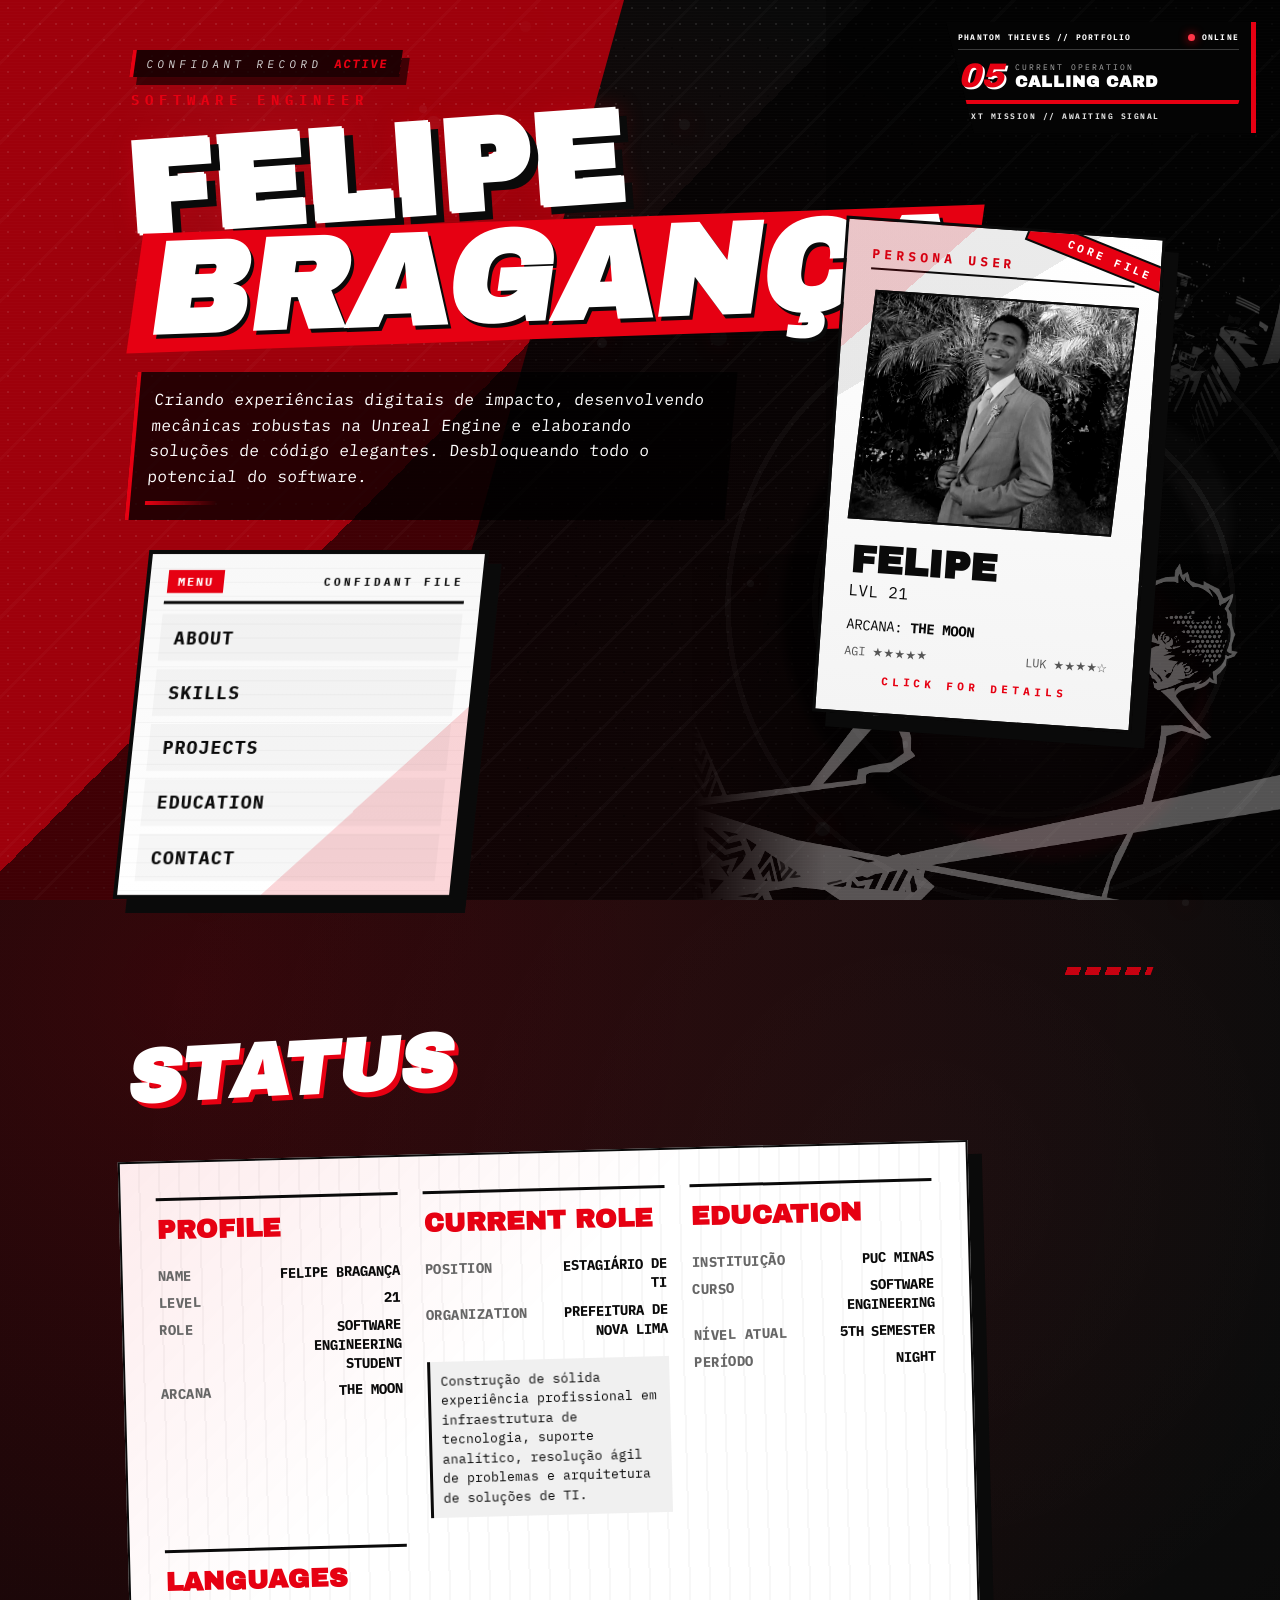
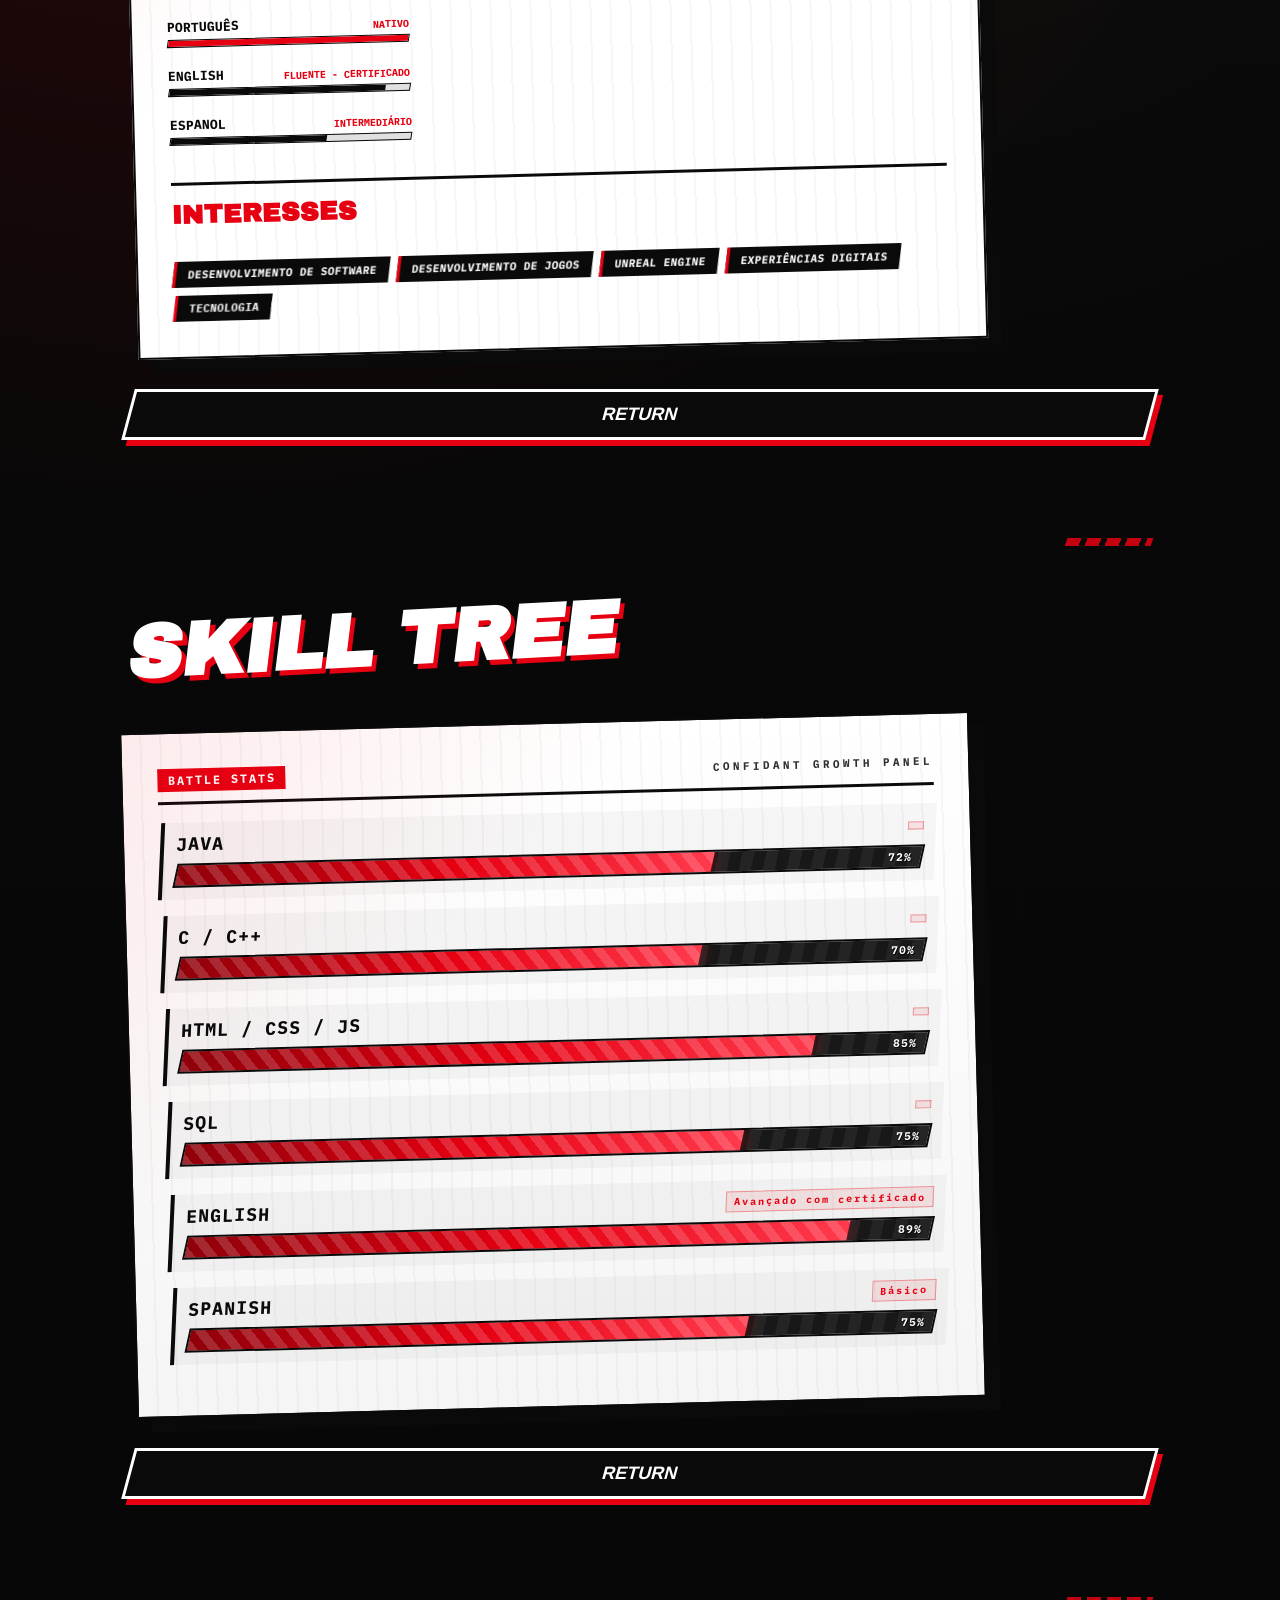
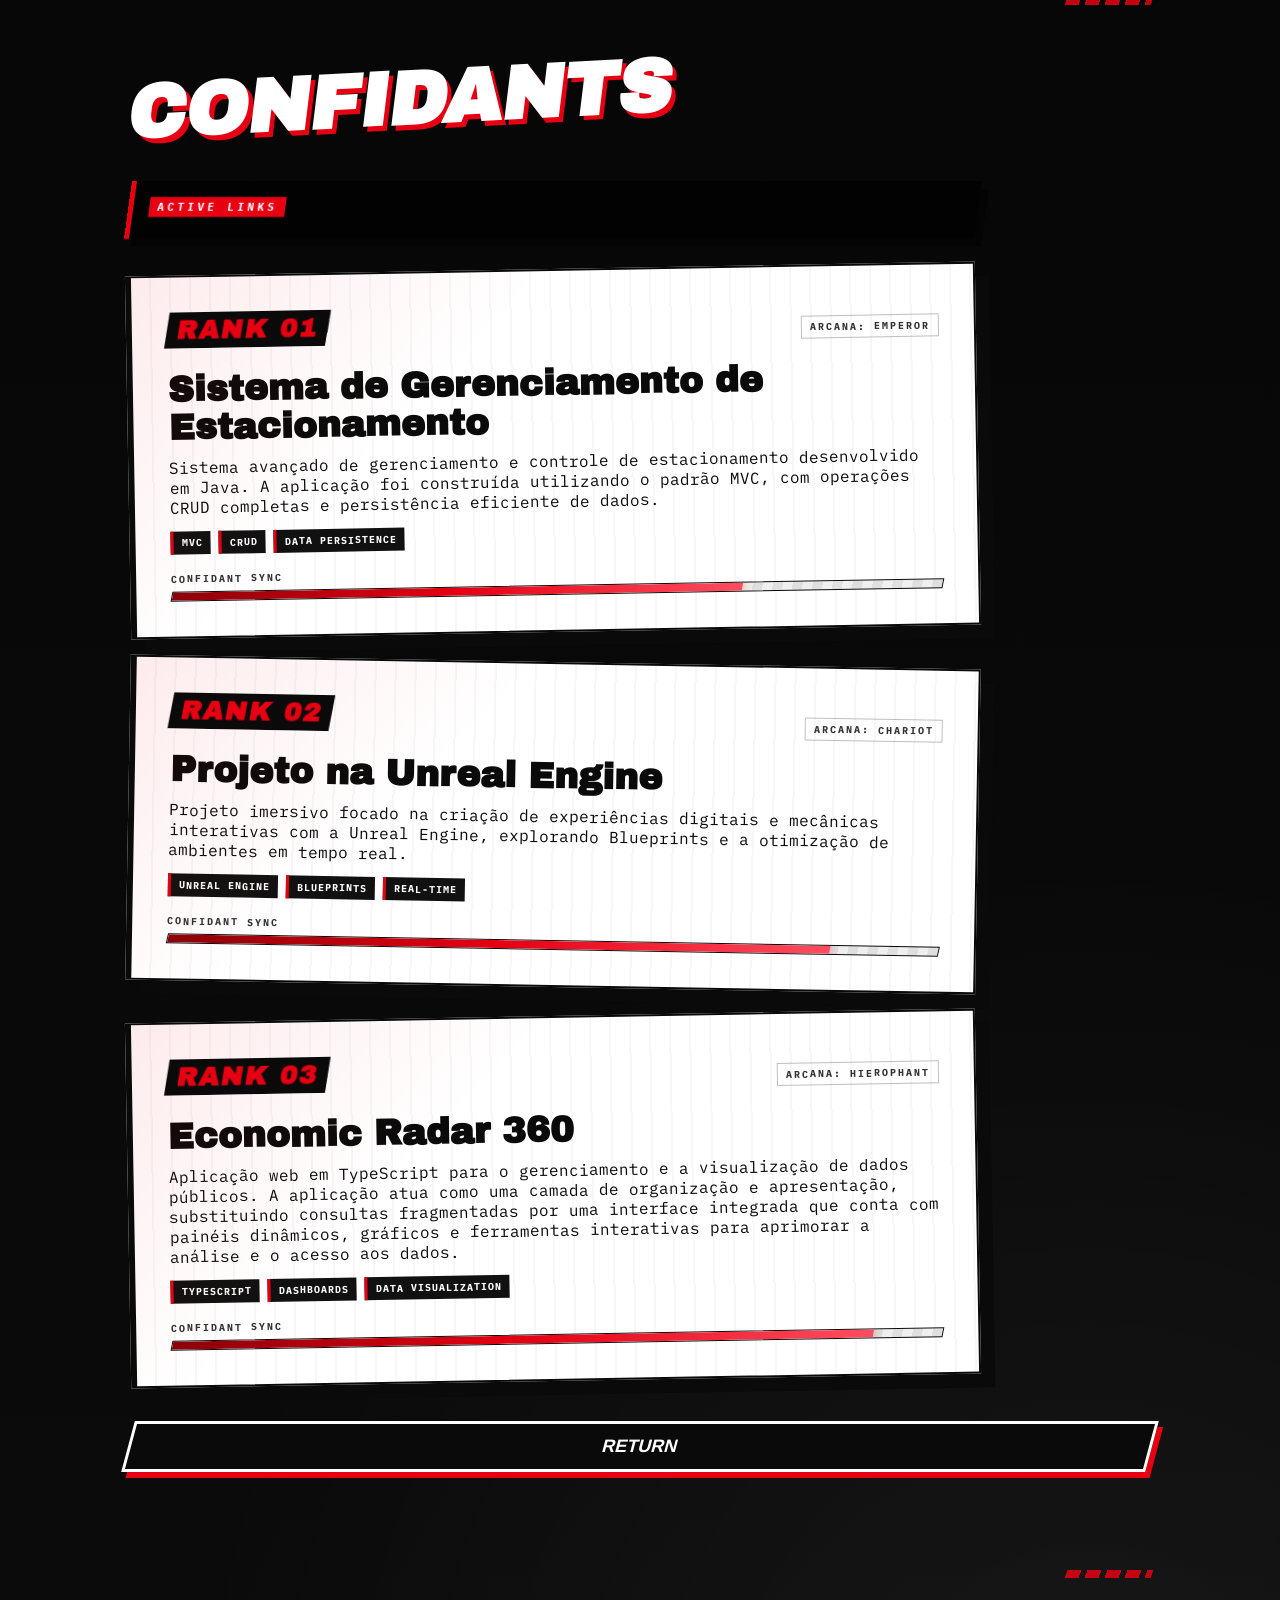
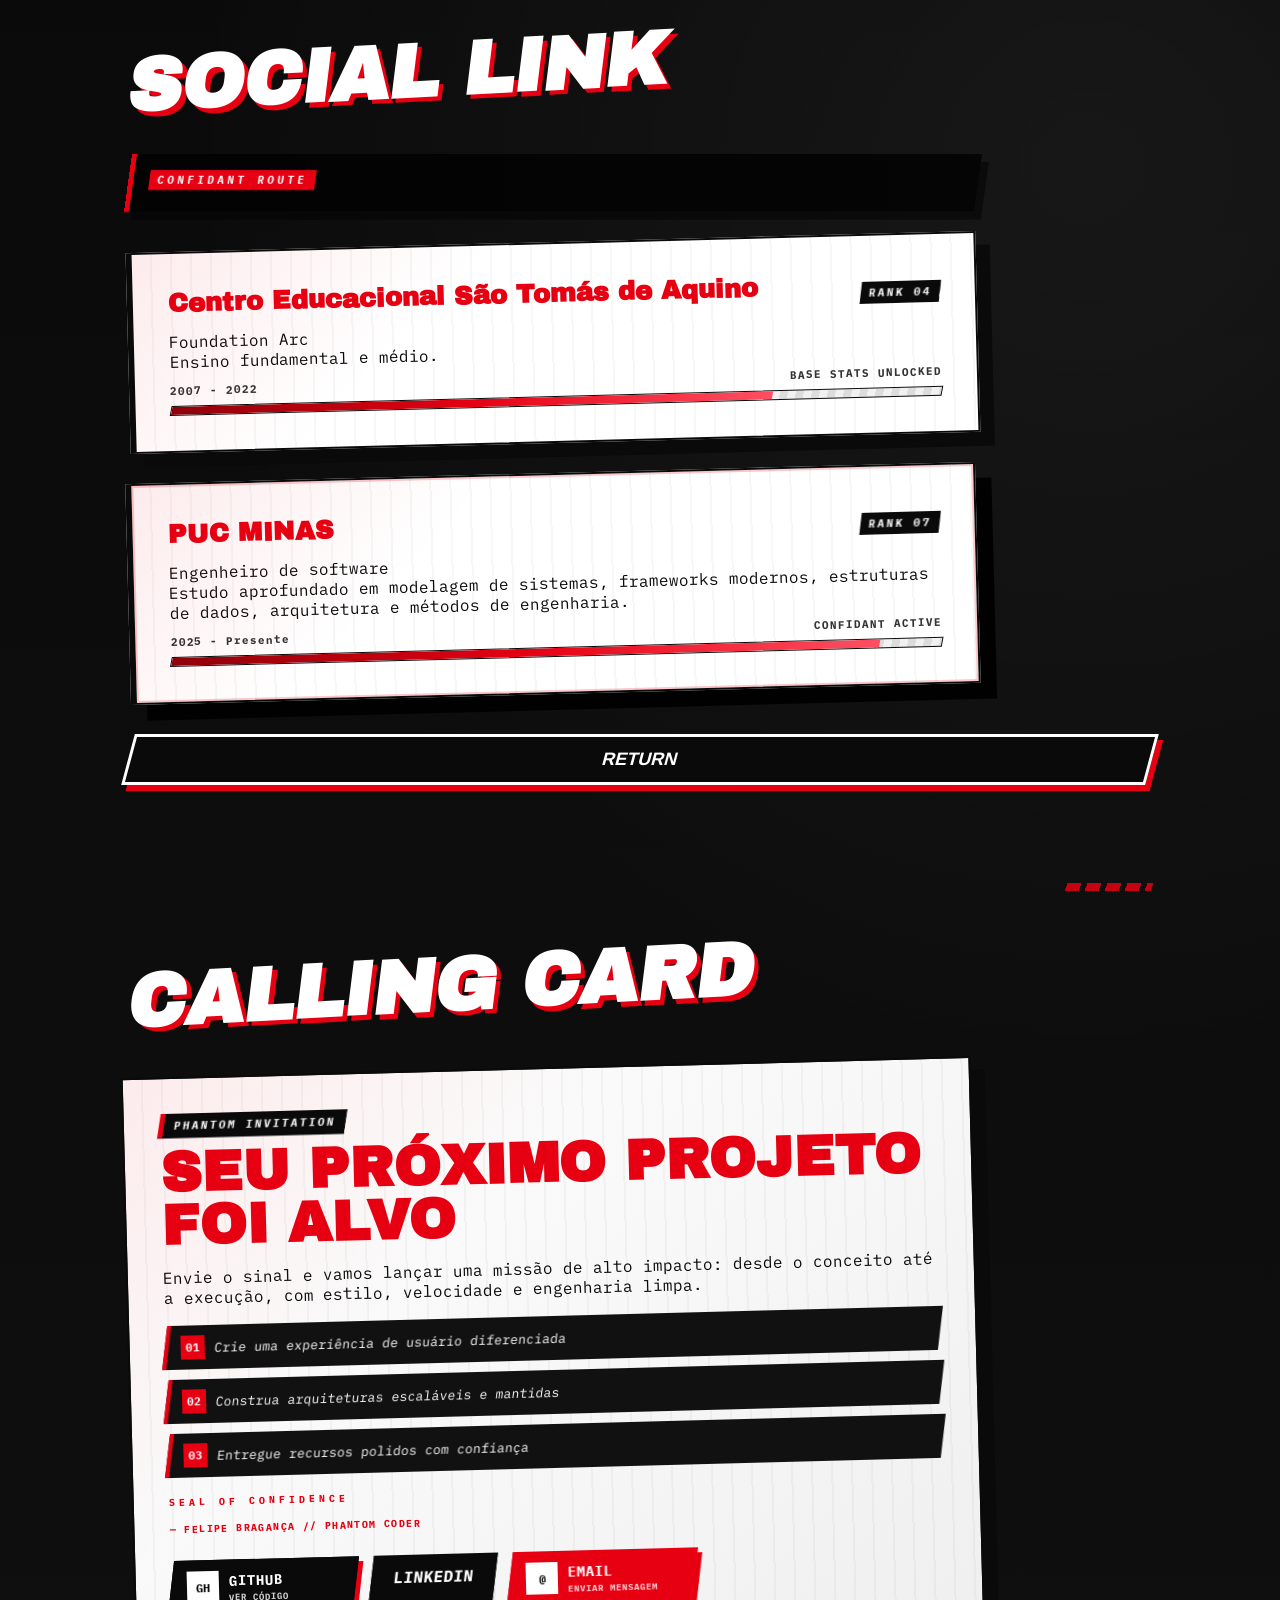
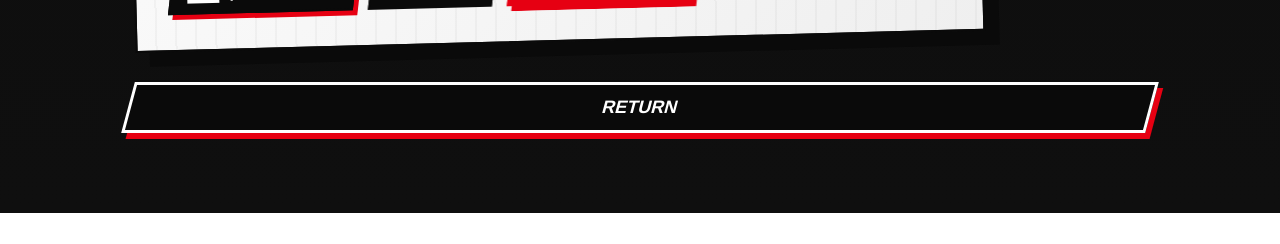
<file: index.html>
<!DOCTYPE html>
<html lang="en">
<head>
    <meta charset="UTF-8">
    <meta name="viewport" content="width=device-width, initial-scale=1.0">
    <title>Felipe Bragança | Software Engineer</title>
    <meta name="description" content="Interactive Persona 5-inspired portfolio - Felipe Bragança">
    <link rel="stylesheet" href="css/persona.css">
    <link rel="preconnect" href="https://fonts.googleapis.com">
    <link rel="preconnect" href="https://fonts.gstatic.com" crossorigin>
    <link href="https://fonts.googleapis.com/css2?family=Archivo+Black&family=IBM+Plex+Mono:wght@400;600;700&display=swap" rel="stylesheet">
</head>
<body>

    <!-- LOADING SCREEN -->
    <div id="loading-screen">
        <div class="loading-wrapper">
            <div class="loading-cuts">
                <span></span>
                <span></span>
                <span></span>
            </div>
            <div class="dancing-text">
                <span style="--i:1">T</span>
                <span style="--i:2">A</span>
                <span style="--i:3">K</span>
                <span style="--i:4">E</span>
                <span class="space"></span>
                <span style="--i:5">Y</span>
                <span style="--i:6">O</span>
                <span style="--i:7">U</span>
                <span style="--i:8">R</span>
                <span class="space"></span>
                <span style="--i:9">T</span>
                <span style="--i:10">I</span>
                <span style="--i:11">M</span>
                <span style="--i:12">E</span>
            </div>
            <div class="loading-hud">
                <div class="loading-bar-container">
                    <div class="loading-bar-fill"></div>
                </div>
                <div class="loading-percent">0%</div>
                <div class="loading-star"></div>
            </div>
            <p class="loading-subtitle">BOOTING CONFIDANT SYSTEM</p>
            <p class="loading-tip">Loading phantom interface...</p>
            <div class="loading-impact"></div>
        </div>
    </div>

    <div id="particles-container"></div>
    <div id="noise-layer"></div>

    <aside class="phantom-hud" aria-label="Status da navegação">
        <div class="hud-topline">
            <span>PHANTOM THIEVES // PORTFOLIO</span>
            <span class="hud-live-dot" aria-hidden="true"></span>
            <span>ONLINE</span>
        </div>
        <div class="hud-mainline">
            <span class="hud-index" id="hud-index">00</span>
            <div>
                <span class="hud-label">CURRENT OPERATION</span>
                <strong id="hud-title">SAFE ROOM</strong>
            </div>
        </div>
        <div class="hud-progress" aria-hidden="true"><span id="hud-progress-fill"></span></div>
        <p id="hud-subtitle">CONFIDANT RECORD // THE MOON</p>
    </aside>

    <!-- SLASH TRANSITION EFFECT -->
    <div id="slash-transition">
        <span class="slash red"></span>
        <span class="slash black"></span>
        <span class="slash white"></span>
    </div>

    <div id="background">
        <div class="bg-red"></div>
        <div class="bg-pattern"></div>
        <div class="bg-halftone"></div>
        <div class="bg-stripes"></div>
        <div class="bg-rings"></div>
        <div class="bg-ink"></div>
    </div>
    <div class="bg-persona-art"></div>

    <main>
        <!-- HERO SECTION -->
        <section id="hero">
            <div class="hero-content">
                <div class="hero-statusline">
                    <span>CONFIDANT RECORD</span>
                    <strong>ACTIVE</strong>
                </div>
                <p class="rank">SOFTWARE ENGINEER</p>
                <h1 class="hero-name">
                    FELIPE <span>BRAGANÇA</span>
                </h1>
                <p class="hero-text">
                    Criando experiências digitais de impacto, desenvolvendo mecânicas robustas na Unreal Engine e elaborando soluções de código elegantes. Desbloqueando todo o potencial do software.
                </p>
                <nav class="main-menu" aria-label="Primary navigation">
                    <div class="main-menu-top">
                        <span class="menu-badge">MENU</span>
                        <span class="menu-system">CONFIDANT FILE</span>
                    </div>
                    <a href="#about" class="menu-btn active">
                        <span class="menu-label">ABOUT</span>
                        <span class="menu-arrow">▶</span>
                    </a>
                    <a href="#skills" class="menu-btn">
                        <span class="menu-label">SKILLS</span>
                        <span class="menu-arrow">▶</span>
                    </a>
                    <a href="#projects" class="menu-btn">
                        <span class="menu-label">PROJECTS</span>
                        <span class="menu-arrow">▶</span>
                    </a>
                    <a href="#education" class="menu-btn">
                        <span class="menu-label">EDUCATION</span>
                        <span class="menu-arrow">▶</span>
                    </a>
                    <a href="#contact" class="menu-btn">
                        <span class="menu-label">CONTACT</span>
                        <span class="menu-arrow">▶</span>
                    </a>
                </nav>
            </div>

            <div class="persona-card" role="button" tabindex="0" aria-haspopup="dialog" aria-controls="persona-modal" aria-label="Abrir detalhes do perfil de Felipe Bragança">
                <div class="card-header">PERSONA USER</div>
                <div class="persona-core">CORE FILE</div>
                <div class="profile-image">
                    <img src="assets/images/persona-profile.jpeg" alt="Felipe Bragança">
                </div>
                <h2>FELIPE</h2>
                <p>LVL 21</p>
                <div class="arcana">
                    ARCANA: <strong>THE MOON</strong>
                </div>
                <div class="stats-badge">
                    <span>AGI ★★★★★</span>
                    <span>LUK ★★★★☆</span>
                </div>
                <p class="persona-card-hint">CLICK FOR DETAILS</p>
            </div>
        </section>

        <!-- ABOUT SECTION -->
        <section class="page" id="about">
            <h2>STATUS</h2>
            <div class="content-card persona-status">
                <div class="status-block">
                    <h3>PROFILE</h3>
                    <div class="status-line"><span>NAME</span><strong>FELIPE BRAGANÇA</strong></div>
                    <div class="status-line"><span>LEVEL</span><strong>21</strong></div>
                    <div class="status-line"><span>ROLE</span><strong>SOFTWARE ENGINEERING STUDENT</strong></div>
                    <div class="status-line"><span>ARCANA</span><strong>THE MOON</strong></div>
                </div>

                <div class="status-block">
                    <h3>CURRENT ROLE</h3>
                    <div class="status-line"><span>POSITION</span><strong>ESTAGIÁRIO DE TI</strong></div>
                    <div class="status-line"><span>ORGANIZATION</span><strong>PREFEITURA DE NOVA LIMA</strong></div>
                    <div class="status-description">
                       Construção de sólida experiência profissional em infraestrutura de tecnologia, suporte analítico, resolução ágil de problemas e arquitetura de soluções de TI.
                    </div>
                </div>

                <div class="status-block">
                    <h3>EDUCATION</h3>
                    <div class="status-line"><span>INSTITUIÇÃO</span><strong>PUC MINAS</strong></div>
                    <div class="status-line"><span>CURSO</span><strong>SOFTWARE ENGINEERING</strong></div>
                    <div class="status-line"><span>NÍVEL ATUAL</span><strong>5TH SEMESTER</strong></div>
                    <div class="status-line"><span>PERÍODO</span><strong>NIGHT</strong></div>
                </div>

                <div class="status-block">
                    <h3>LANGUAGES</h3>
                    <div class="language-item">
                        <div class="language-header">
                            <span>PORTUGUÊS</span>
                            <small>NATIVO</small>
                        </div>
                        <div class="language-bar"><div class="language-fill native" style="width: 100%"></div></div>
                    </div>
                    <div class="language-item">
                        <div class="language-header">
                            <span>ENGLISH</span>
                            <small>FLUENTE - CERTIFICADO</small>
                        </div>
                        <div class="language-bar"><div class="language-fill english" style="width: 90%"></div></div>
                    </div>
                    <div class="language-item">
                        <div class="language-header">
                            <span>ESPANOL</span>
                            <small>INTERMEDIÁRIO</small>
                        </div>
                        <div class="language-bar"><div class="language-fill spanish" style="width: 65%"></div></div>
                    </div>
                </div>

                <div class="status-block interests-block">
                    <h3>INTERESSES</h3>
                    <div class="tags">
                        <span>DESENVOLVIMENTO DE SOFTWARE</span>
                        <span> DESENVOLVIMENTO DE JOGOS</span>
                        <span>UNREAL ENGINE</span>
                        <span>EXPERIÊNCIAS DIGITAIS</span>
                        <span>TECNOLOGIA</span>
                    </div>
                </div>
            </div>
            <button class="return-button">RETURN</button>
        </section>

        <!-- SKILLS SECTION -->
        <section class="page" id="skills">
            <h2>SKILL TREE</h2>
            <div class="content-card skill-tree-card">
                <div class="skill-tree-header">
                    <span class="skill-tree-tag">BATTLE STATS</span>
                    <span class="skill-tree-note">CONFIDANT GROWTH PANEL</span>
                </div>
                <div class="skill">
                    <div class="skill-head">
                        <span>JAVA</span>
                        <small></small>
                    </div>
                    <div class="bar"><div class="fill" data-level="72"></div><b class="skill-value">0%</b></div>
                </div>
                <div class="skill">
                    <div class="skill-head">
                        <span>C / C++</span>
                        <small></small>
                    </div>
                    <div class="bar"><div class="fill" data-level="70"></div><b class="skill-value">0%</b></div>
                </div>
                <div class="skill">
                    <div class="skill-head">
                        <span>HTML / CSS / JS</span>
                        <small></small>
                    </div>
                    <div class="bar"><div class="fill" data-level="85"></div><b class="skill-value">0%</b></div>
                </div>
                <div class="skill">
                    <div class="skill-head">
                        <span>SQL</span>
                        <small></small>
                    </div>
                    <div class="bar"><div class="fill" data-level="75"></div><b class="skill-value">0%</b></div>
                </div>
                <div class="skill">
                    <div class="skill-head">
                        <span>ENGLISH</span>
                        <small>Avançado com certificado</small>
                    </div>
                    <div class="bar"><div class="fill" data-level="89"></div><b class="skill-value">0%</b></div>
                </div>
                <div class="skill">
                    <div class="skill-head">
                        <span>SPANISH</span>
                        <small>Básico</small>
                    </div>
                    <div class="bar"><div class="fill" data-level="75"></div><b class="skill-value">0%</b></div>
                </div>
            </div>
            <button class="return-button">RETURN</button>
        </section>

        <!-- PROJECTS SECTION -->
        <section class="page" id="projects">
            <h2>CONFIDANTS</h2>
            <div class="projects-grid">
                <div class="confidants-hud">
                    <span class="confidants-hud-tag">ACTIVE LINKS</span>
                    <p></p>
                </div>
                <div class="content-card project">
                    <div class="confidant-top">
                        <h3 class="rank-badge">RANK 01</h3>
                        <span class="confidant-arcana">ARCANA: EMPEROR</span>
                    </div>
                    <h4>Sistema de Gerenciamento de Estacionamento</h4>
                    <p>Sistema avançado de gerenciamento e controle de estacionamento desenvolvido em Java. A aplicação foi construída utilizando o padrão MVC, com operações CRUD completas e persistência eficiente de dados.</p>
                    <ul class="confidant-tags">
                        <li>MVC</li>
                        <li>CRUD</li>
                        <li>DATA PERSISTENCE</li>
                    </ul>
                    <div class="confidant-link-meter">
                        <span>CONFIDANT SYNC</span>
                        <div class="link-meter"><b class="link-fill rank-01"></b></div>
                    </div>
                </div>
                <div class="content-card project">
                    <div class="confidant-top">
                        <h3 class="rank-badge">RANK 02</h3>
                        <span class="confidant-arcana">ARCANA: CHARIOT</span>
                    </div>
                    <h4>Projeto na Unreal Engine</h4>
                    <p>Projeto imersivo focado na criação de experiências digitais e mecânicas interativas com a Unreal Engine, explorando Blueprints e a otimização de ambientes em tempo real.</p>
                    <ul class="confidant-tags">
                        <li>UNREAL ENGINE</li>
                        <li>BLUEPRINTS</li>
                        <li>REAL-TIME</li>
                    </ul>
                    <div class="confidant-link-meter">
                        <span>CONFIDANT SYNC</span>
                        <div class="link-meter"><b class="link-fill rank-02"></b></div>
                    </div>
                </div>
                <div class="content-card project">
                    <div class="confidant-top">
                        <h3 class="rank-badge">RANK 03</h3>
                        <span class="confidant-arcana">ARCANA: HIEROPHANT</span>
                    </div>
                    <h4>Economic Radar 360</h4>
                    <p>Aplicação web em TypeScript para o gerenciamento e a visualização de dados públicos. A aplicação atua como uma camada de organização e apresentação, substituindo consultas fragmentadas por uma interface integrada que conta com painéis dinâmicos, gráficos e ferramentas interativas para aprimorar a análise e o acesso aos dados.</p>
                    <ul class="confidant-tags">
                        <li>TYPESCRIPT</li>
                        <li>DASHBOARDS</li>
                        <li>DATA VISUALIZATION</li>
                    </ul>
                    <div class="confidant-link-meter">
                        <span>CONFIDANT SYNC</span>
                        <div class="link-meter"><b class="link-fill rank-03"></b></div>
                    </div>
                </div>
            </div>
            <button class="return-button">RETURN</button>
        </section>

        <!-- EDUCATION SECTION -->
        <section class="page" id="education">
            <h2>SOCIAL LINK</h2>
            <div class="education-grid">
                <div class="social-link-hud">
                    <span class="social-link-badge">CONFIDANT ROUTE</span>
                    <p></p>
                </div>
                <div class="content-card social-link-card">
                    <div class="social-link-top">
                        <h3>Centro Educacional São Tomás de Aquino</h3>
                        <span class="social-rank">RANK 04</span>
                    </div>
                    <p class="accent-text">Foundation Arc</p>
                    <p>Ensino fundamental e médio.</p>
                    <div class="social-meta">
                        <span>2007 - 2022</span>
                        <span>BASE STATS UNLOCKED</span>
                    </div>
                    <div class="social-link-meter">
                        <b style="width: 78%"></b>
                    </div>
                </div>
                <div class="content-card social-link-card active-link">
                    <div class="social-link-top">
                        <h3>PUC MINAS</h3>
                        <span class="social-rank">RANK 07</span>
                    </div>
                    <p class="accent-text">Engenheiro de software</p>
                    <p>Estudo aprofundado em modelagem de sistemas, frameworks modernos, estruturas de dados, arquitetura e métodos de engenharia.</p>
                    <div class="social-meta">
                        <span>2025 - Presente</span>
                        <span>CONFIDANT ACTIVE</span>
                    </div>
                    <div class="social-link-meter">
                        <b style="width: 92%"></b>
                    </div>
                </div>
            </div>
            <button class="return-button">RETURN</button>
        </section>

        <!-- CONTACT SECTION -->
        <section class="page" id="contact">
            <h2>CALLING CARD</h2>
            <div class="content-card calling-card-box">
                <div class="calling-stamp">PHANTOM INVITATION</div>
                <h3>SEU PRÓXIMO PROJETO FOI ALVO</h3>
                <p>Envie o sinal e vamos lançar uma missão de alto impacto: desde o conceito até a execução, com estilo, velocidade e engenharia limpa.</p>
                <ul class="calling-objectives">
                    <li><span>01</span> Crie uma experiência de usuário diferenciada</li>
                    <li><span>02</span> Construa arquiteturas escaláveis e mantidas</li>
                    <li><span>03</span> Entregue recursos polidos com confiança</li>
                </ul>
                <div class="calling-seal">SEAL OF CONFIDENCE</div>
                <p class="calling-card-signature">— FELIPE BRAGANÇA // PHANTOM CODER</p>
                <div class="links-group">
                    <a href="https://github.com/F3LP5-B" target="_blank" rel="noopener noreferrer" class="contact-link contact-link-featured github-link" aria-label="Abrir GitHub de Felipe Bragança">
                        <span class="contact-link-icon" aria-hidden="true">GH</span>
                        <span class="contact-link-text"><strong>GITHUB</strong><small>VER CÓDIGO</small></span>
                    </a>
                    <a href="https://linkedin.com/in/felipe-bragança-godinho-a7a882277/" target="_blank" rel="noopener noreferrer" class="contact-link">LINKEDIN</a>
                    <a href="mailto:felipegodinho183@gmail.com" class="contact-link contact-link-featured email-link" aria-label="Enviar e-mail para Felipe Bragança">
                        <span class="contact-link-icon" aria-hidden="true">@</span>
                        <span class="contact-link-text"><strong>EMAIL</strong><small>ENVIAR MENSAGEM</small></span>
                    </a>
                </div>
            </div>
            <button class="return-button">RETURN</button>
        </section>
    </main>

    <div id="persona-modal" aria-hidden="true">
        <div class="persona-modal-backdrop"></div>
        <div class="persona-modal-panel" role="dialog" aria-modal="true" aria-labelledby="persona-modal-title">
            <button class="persona-modal-close" type="button" aria-label="Close details">×</button>
            <div class="persona-modal-card">
                <div class="card-header">PERSONA STATUS</div>
                <div class="profile-image">
                    <img src="assets/images/persona-profile.jpeg" alt="Felipe Bragança">
                </div>
                <h2 id="persona-modal-title">FELIPE</h2>
                <p>LVL 21</p>
                <div class="arcana">
                    ARCANA: <strong>THE MOON</strong>
                </div>
                <div class="stats-badge">
                    <span>AGI ★★★★★</span>
                    <span>LUK ★★★★☆</span>
                </div>
            </div>
            <div class="persona-modal-info">
                <h3>ADDITIONAL INFO</h3>
                <div class="persona-info-grid">
                    <div class="persona-info-item">
                        <span>ROLE</span>
                        <strong>Engenheiro de Software</strong>
                    </div>
                    <div class="persona-info-item">
                        <span>FOCUS</span>
                        <strong>Jogos, web, sistemas</strong>
                    </div>
                    <div class="persona-info-item">
                        <span>SUPPORTe</span>
                        <strong>Unreal Engine / Java / JS</strong>
                    </div>
                    <div class="persona-info-item">
                        <span>MISSION</span>
                        <strong>Construindo experiências digitais elegantes</strong>
                    </div>
                </div>
                <p class="persona-modal-text">
                    Análise do cartão concluída. Esta unidade se destaca em resolução criativa de problemas, aprendizado rápido e execução de alto impacto.
                </p>
            </div>
        </div>
    </div>

    <script src="js/persona.js"></script>
</body>
</html>
</file>
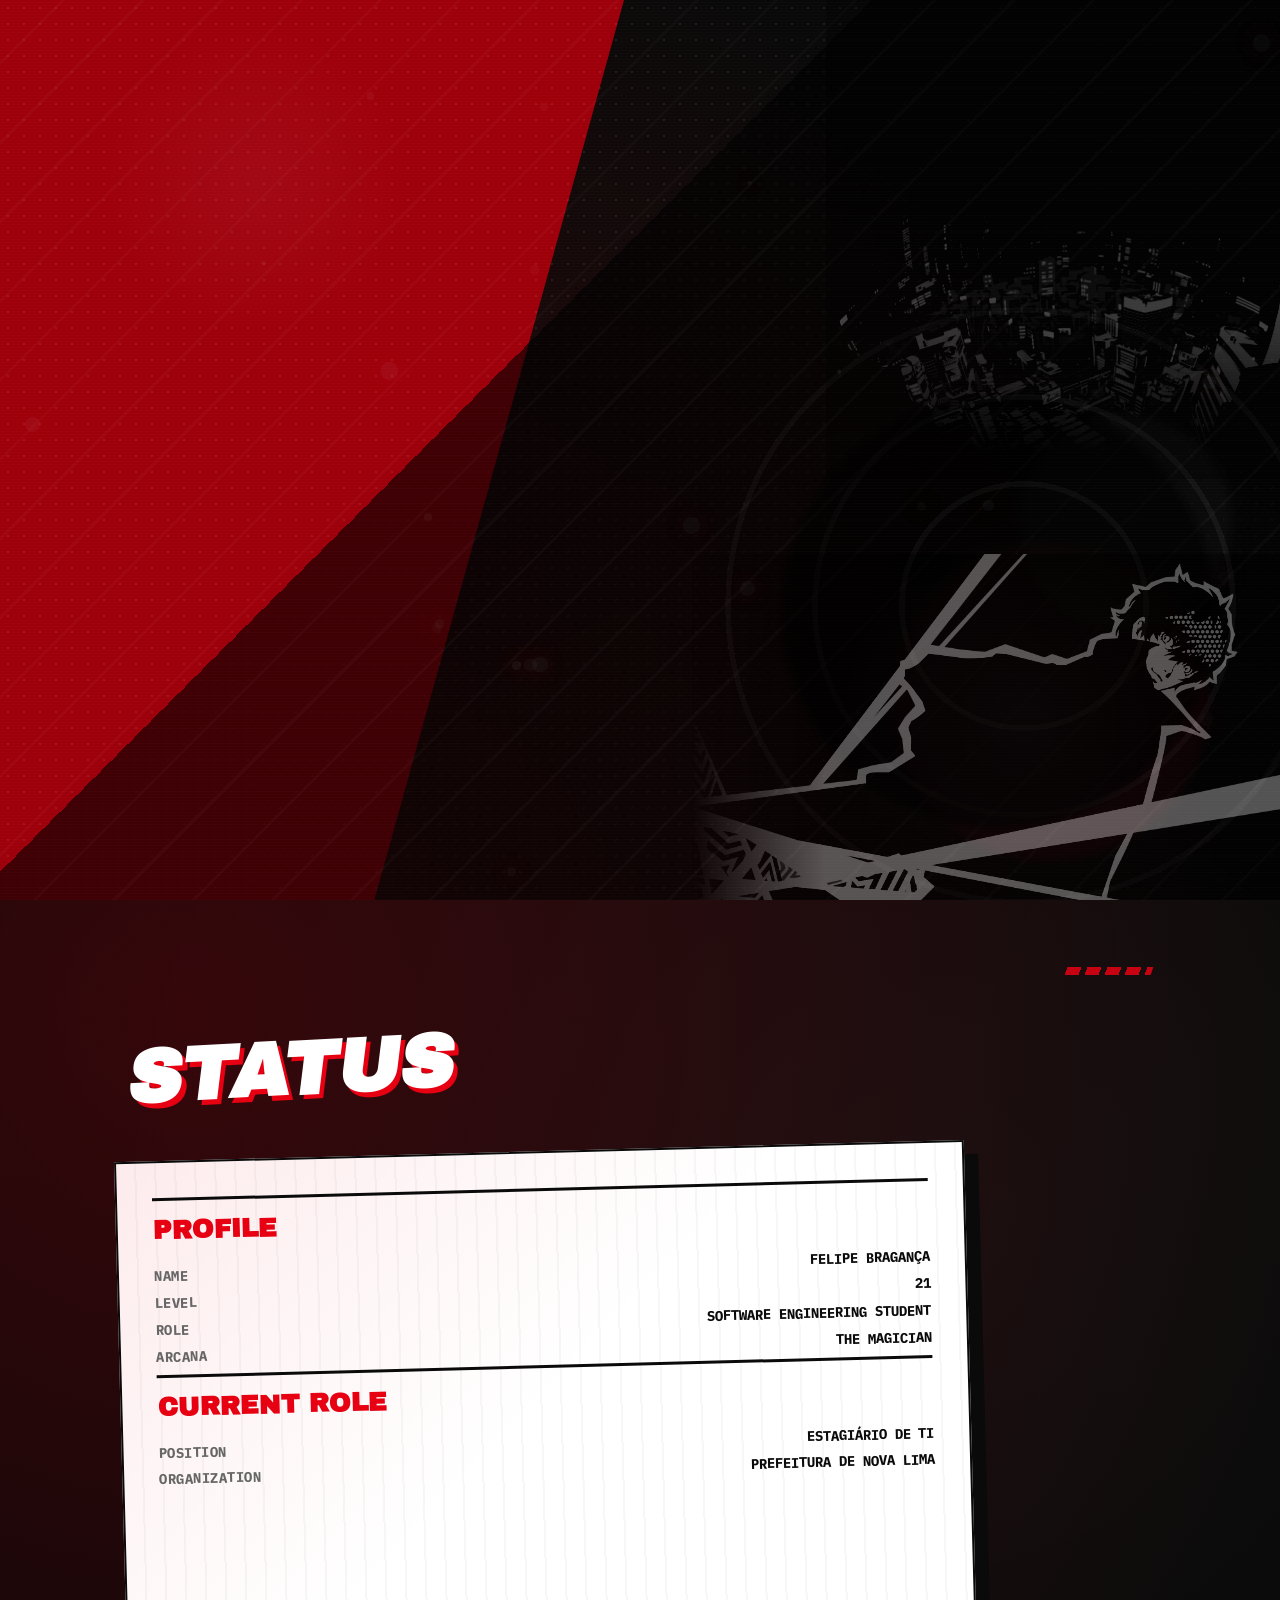
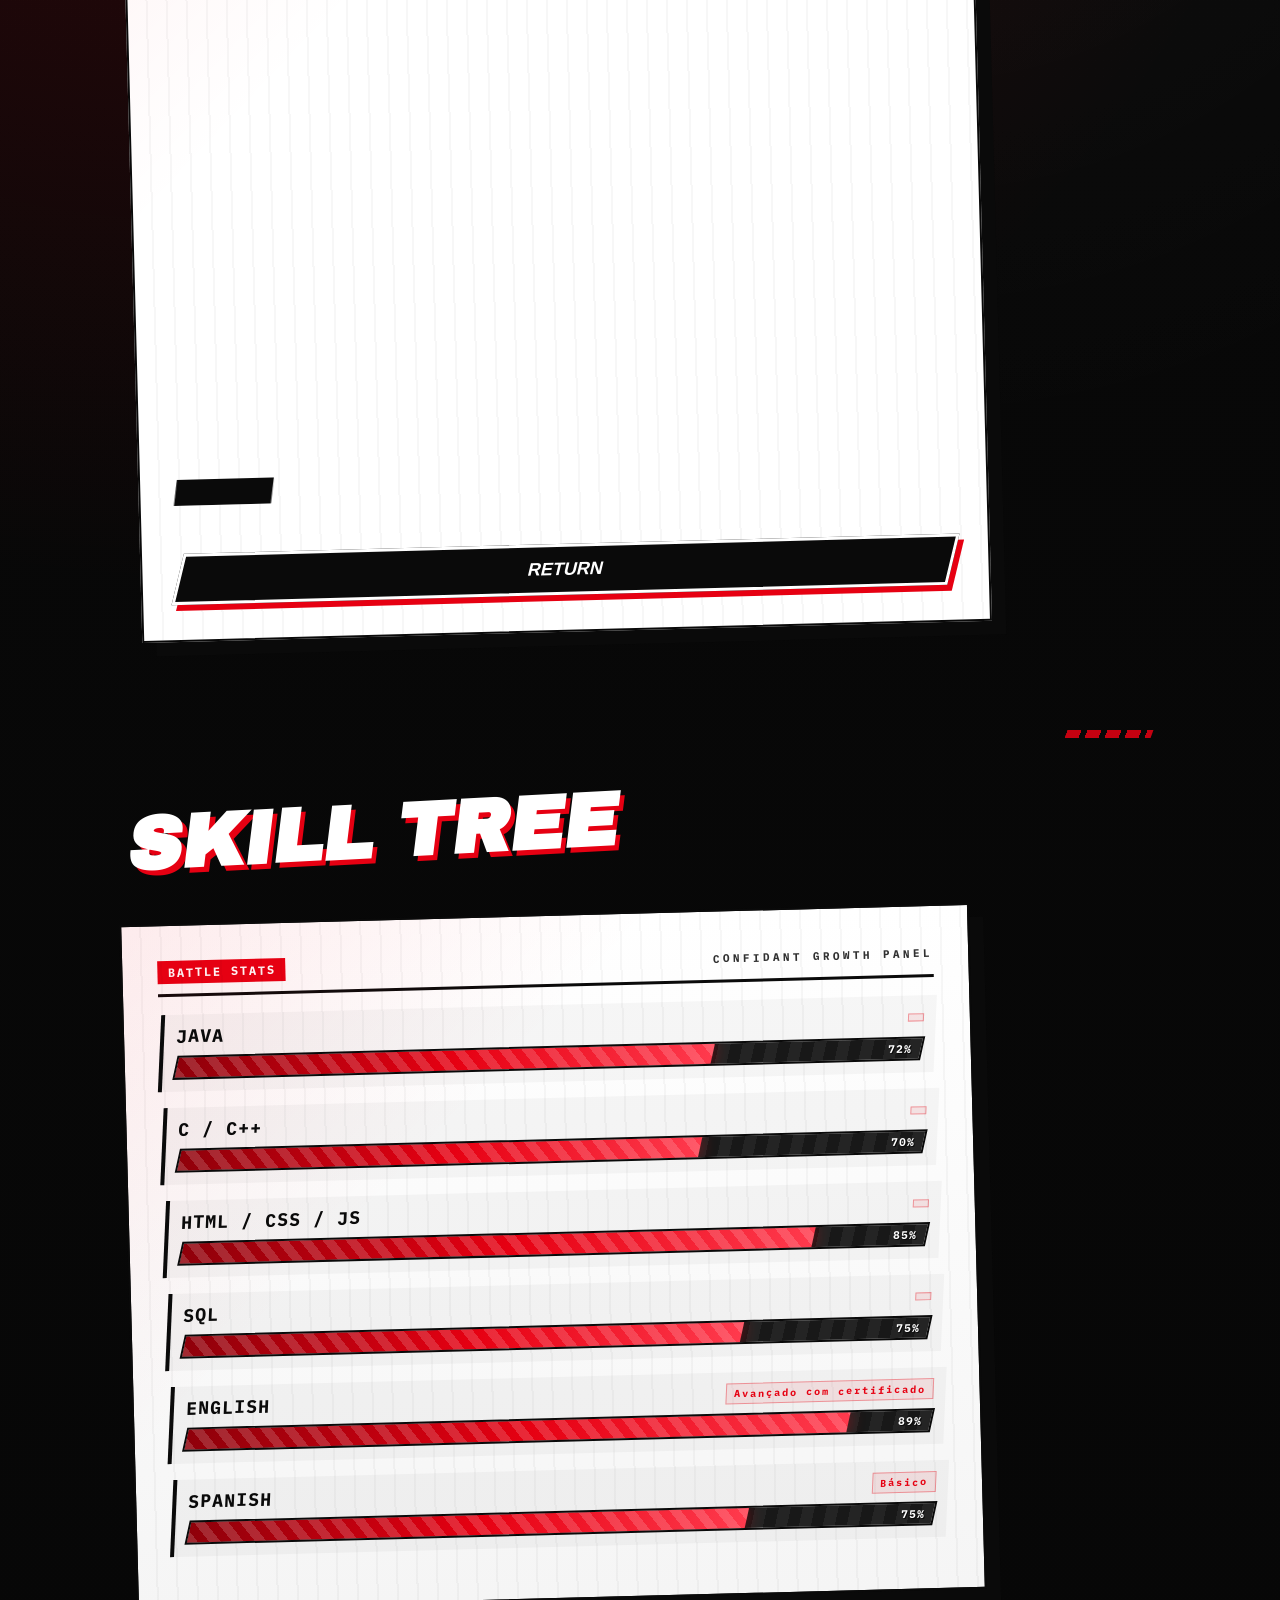
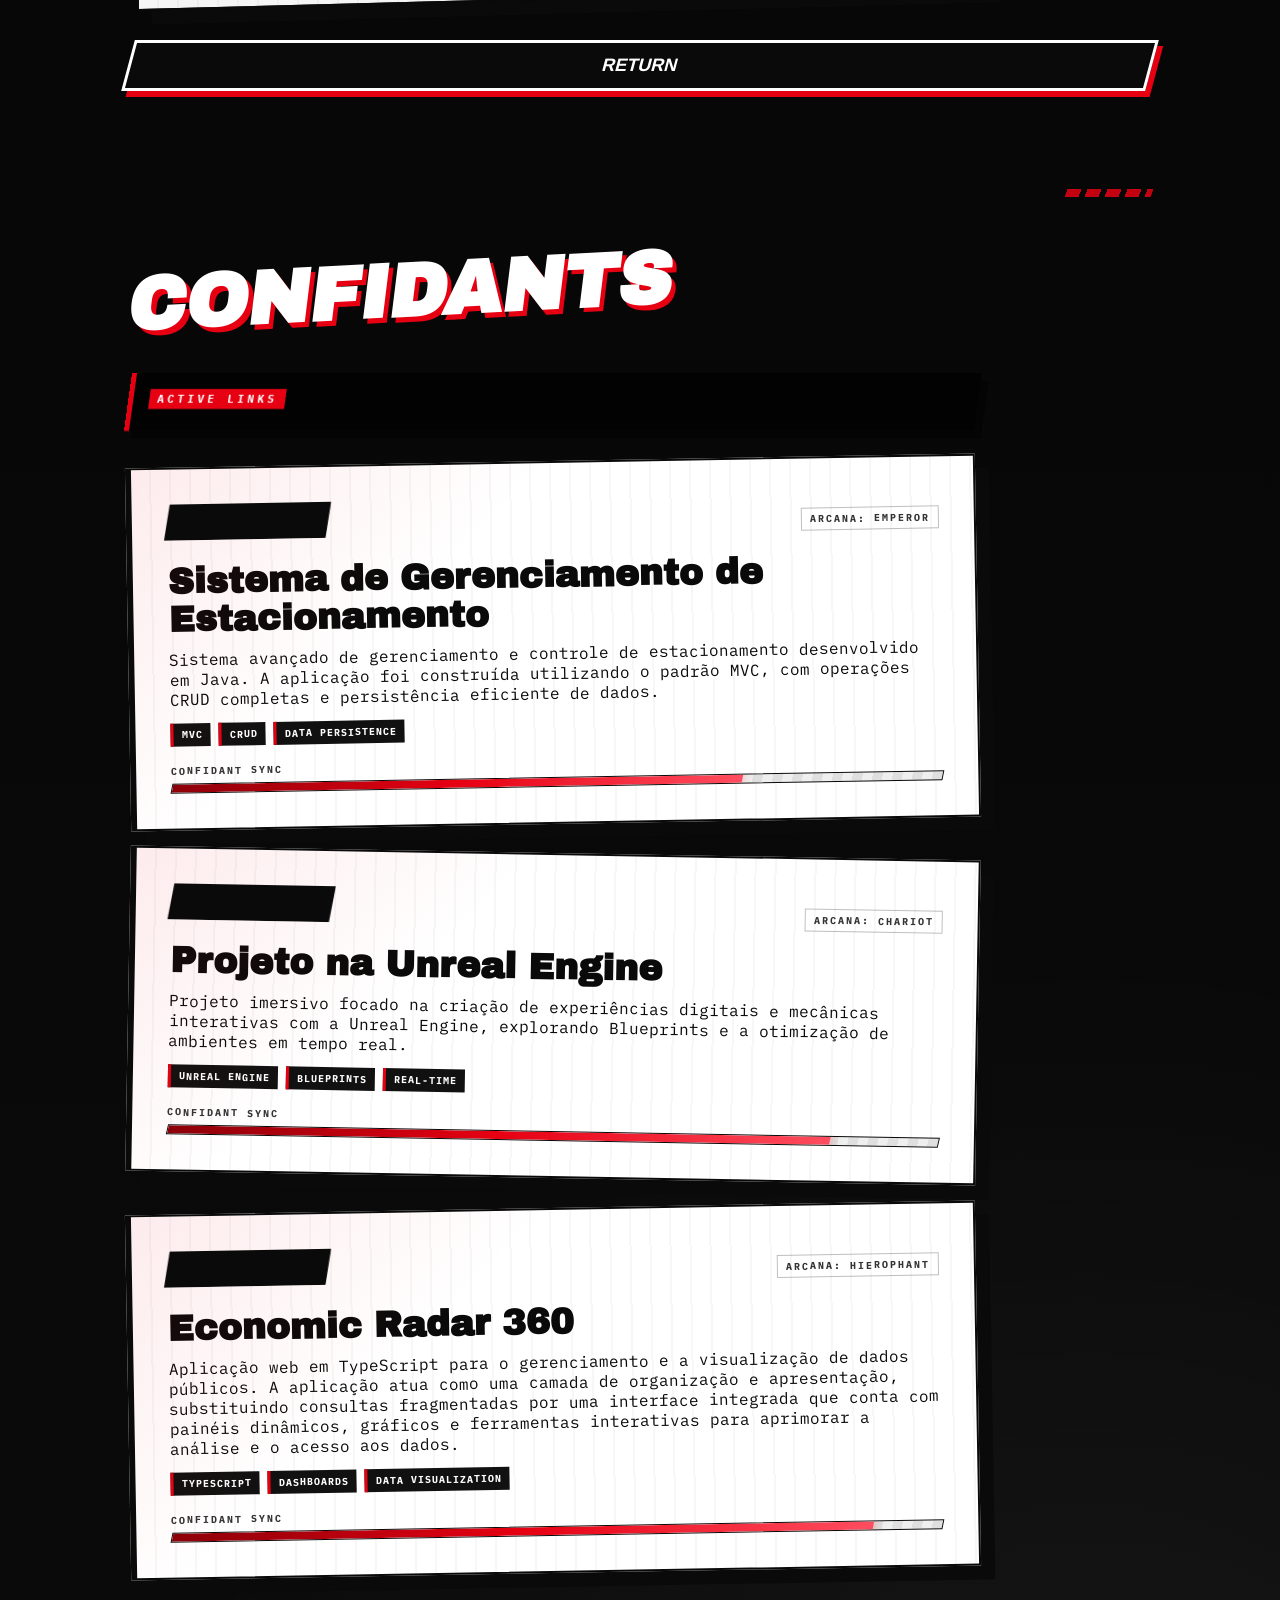
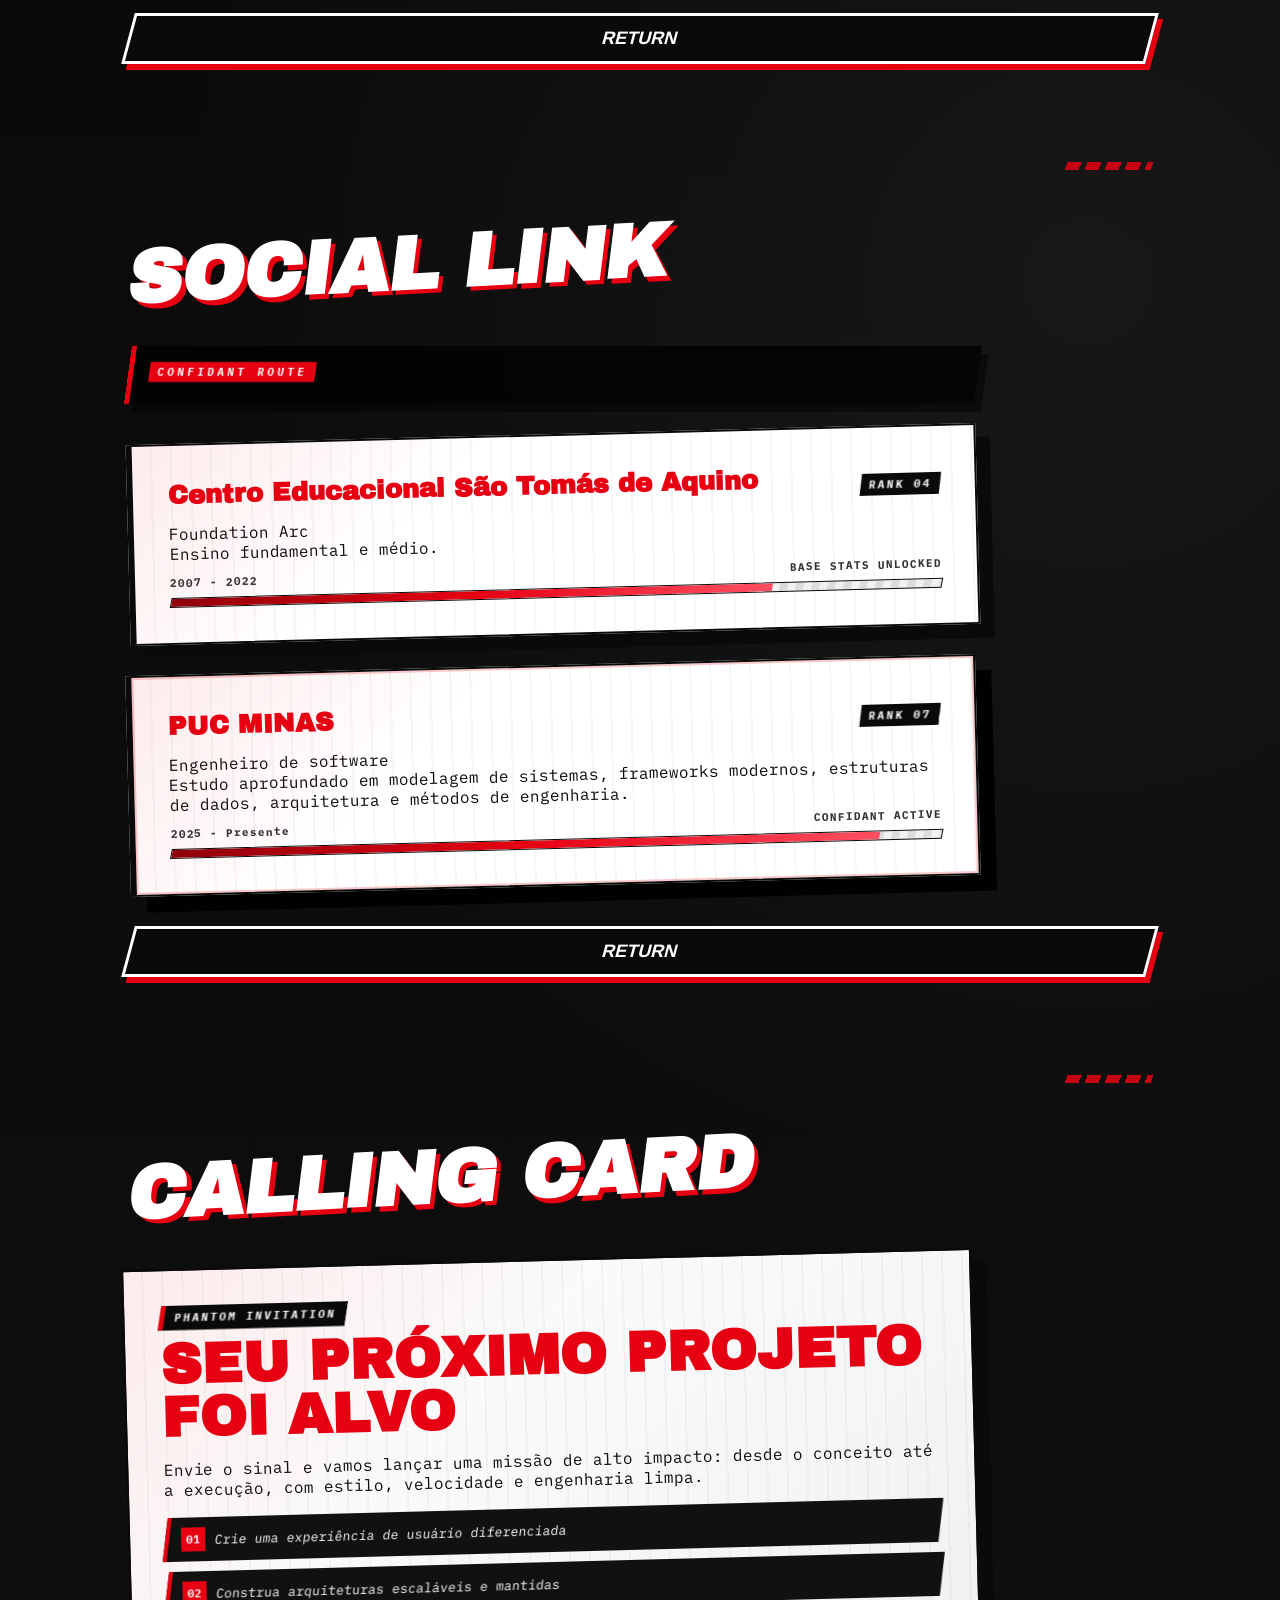
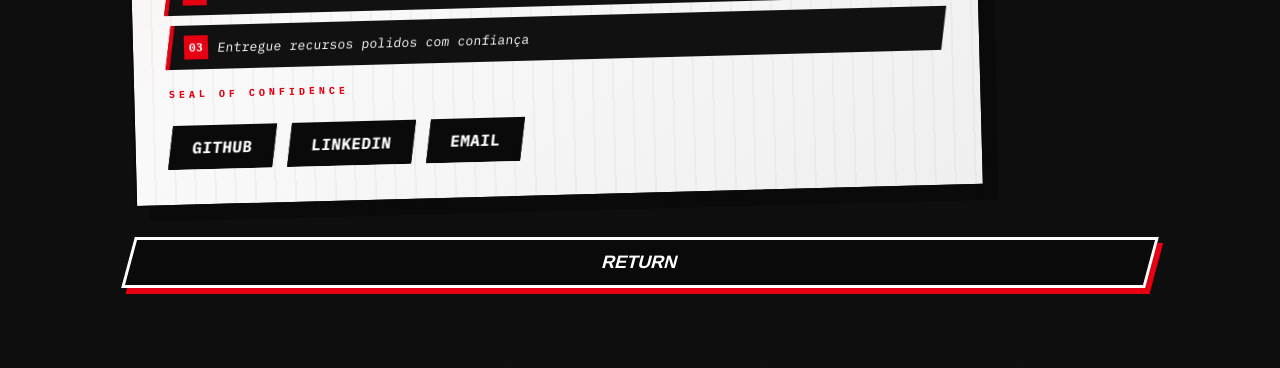
<file: persona.html>
<!DOCTYPE html>
<html lang="en">
<head>
    <meta charset="UTF-8">
    <meta name="viewport" content="width=device-width, initial-scale=1.0">
    <title>Felipe Bragança | Software Engineer</title>
    <meta name="description" content="Interactive Persona 5-inspired portfolio - Felipe Bragança">
    <link rel="stylesheet" href="css/persona.css">
    <link rel="preconnect" href="https://fonts.googleapis.com">
    <link rel="preconnect" href="https://fonts.gstatic.com" crossorigin>
    <link href="https://fonts.googleapis.com/css2?family=Archivo+Black&family=IBM+Plex+Mono:wght@400;600;700&display=swap" rel="stylesheet">
</head>
<body>

    <!-- LOADING SCREEN -->
    <div id="loading-screen">
        <div class="loading-wrapper">
            <div class="loading-cuts">
                <span></span>
                <span></span>
                <span></span>
            </div>
            <div class="dancing-text">
                <span style="--i:1">T</span>
                <span style="--i:2">A</span>
                <span style="--i:3">K</span>
                <span style="--i:4">E</span>
                <span class="space"></span>
                <span style="--i:5">Y</span>
                <span style="--i:6">O</span>
                <span style="--i:7">U</span>
                <span style="--i:8">R</span>
                <span class="space"></span>
                <span style="--i:9">T</span>
                <span style="--i:10">I</span>
                <span style="--i:11">M</span>
                <span style="--i:12">E</span>
            </div>
            <div class="loading-hud">
                <div class="loading-bar-container">
                    <div class="loading-bar-fill"></div>
                </div>
                <div class="loading-percent">0%</div>
                <div class="loading-star"></div>
            </div>
            <p class="loading-subtitle">BOOTING CONFIDANT SYSTEM</p>
            <p class="loading-tip">Loading phantom interface...</p>
            <div class="loading-impact"></div>
        </div>
    </div>

    <div id="particles-container"></div>
    <div id="noise-layer"></div>

    <!-- SLASH TRANSITION EFFECT -->
    <div id="slash-transition">
        <span class="slash red"></span>
        <span class="slash black"></span>
        <span class="slash white"></span>
    </div>

    <div id="background">
        <div class="bg-red"></div>
        <div class="bg-pattern"></div>
        <div class="bg-halftone"></div>
        <div class="bg-stripes"></div>
        <div class="bg-rings"></div>
        <div class="bg-ink"></div>
    </div>
    <div class="bg-persona-art"></div>

    <main>
        <!-- HERO SECTION -->
        <section id="hero">
            <div class="hero-content">
                <div class="hero-statusline">
                    <span>CONFIDANT RECORD</span>
                    <strong>ACTIVE</strong>
                </div>
                <p class="rank">SOFTWARE ENGINEER</p>
                <h1 class="hero-name">
                    FELIPE <span>BRAGANÇA</span>
                </h1>
                <p class="hero-text">
                    Criando experiências digitais de impacto, desenvolvendo mecânicas robustas na Unreal Engine e elaborando soluções de código elegantes. Desbloqueando todo o potencial do software.
                </p>
                <nav class="main-menu" aria-label="Primary navigation">
                    <div class="main-menu-top">
                        <span class="menu-badge">MENU</span>
                        <span class="menu-system">CONFIDANT FILE</span>
                    </div>
                    <a href="#about" class="menu-btn active">
                        <span class="menu-label">ABOUT</span>
                        <span class="menu-arrow">▶</span>
                    </a>
                    <a href="#skills" class="menu-btn">
                        <span class="menu-label">SKILLS</span>
                        <span class="menu-arrow">▶</span>
                    </a>
                    <a href="#projects" class="menu-btn">
                        <span class="menu-label">PROJECTS</span>
                        <span class="menu-arrow">▶</span>
                    </a>
                    <a href="#education" class="menu-btn">
                        <span class="menu-label">EDUCATION</span>
                        <span class="menu-arrow">▶</span>
                    </a>
                    <a href="#contact" class="menu-btn">
                        <span class="menu-label">CONTACT</span>
                        <span class="menu-arrow">▶</span>
                    </a>
                </nav>
            </div>

            <div class="persona-card" role="button" tabindex="0" aria-haspopup="dialog" aria-controls="persona-modal">
                <div class="card-header">PERSONA USER</div>
                <div class="persona-core">CORE FILE</div>
                <div class="profile-image">
                    <img src="assets/images/persona-profile.jpeg" alt="Felipe Bragança">
                </div>
                <h2>FELIPE</h2>
                <p>LVL 21</p>
                <div class="arcana">
                    ARCANA: <strong>THE MOON</strong>
                </div>
                <div class="stats-badge">
                    <span>AGI ★★★★★</span>
                    <span>LUK ★★★★☆</span>
                </div>
                <p class="persona-card-hint">CLICK FOR DETAILS</p>
            </div>
        </section>

        <!-- ABOUT SECTION -->
        <section class="page" id="about">
            <h2>STATUS</h2>
            <div class="content-card persona-status">
                <div class="status-block">
                    <h3>PROFILE</h3>
                    <div class="status-line"><span>NAME</span><strong>FELIPE BRAGANÇA</strong></div>
                    <div class="status-line"><span>LEVEL</span><strong>21</strong></div>
                    <div class="status-line"><span>ROLE</span><strong>SOFTWARE ENGINEERING STUDENT</strong></div>
                    <div class="status-line"><span>ARCANA</span><strong>THE MAGICIAN</strong>
                </div>

                <div class="status-block">
                    <h3>CURRENT ROLE</h3>
                    <div class="status-line"><span>POSITION</span><strong>ESTAGIÁRIO DE TI</strong></div>
                    <div class="status-line"><span>ORGANIZATION</span><strong>PREFEITURA DE NOVA LIMA</strong></div>
                    <div class="status-description">
                       Construção de sólida experiência profissional em infraestrutura de tecnologia, suporte analítico, resolução ágil de problemas e arquitetura de soluções de TI.
                </div>

                <div class="status-block">
                    <h3>EDUCATION</h3>
                    <div class="status-line"><span>INSTITUIÇÃO</span><strong>PUC MINAS</strong></div>
                    <div class="status-line"><span>CURSO</span><strong>SOFTWARE ENGINEERING</strong></div>
                    <div class="status-line"><span>NÍVEL ATUAL</span><strong>5TH SEMESTER</strong></div>
                    <div class="status-line"><span>PERÍODO</span><strong>NIGHT</strong></div>
                </div>

                <div class="status-block">
                    <h3>LANGUAGES</h3>
                    <div class="language-item">
                        <div class="language-header">
                            <span>PORTUGUÊS</span>
                            <small>NATIVO</small>
                        </div>
                        <div class="language-bar"><div class="language-fill native" style="width: 100%"></div></div>
                    </div>
                    <div class="language-item">
                        <div class="language-header">
                            <span>ENGLISH</span>
                            <small>FLUENTE - CERTIFICADO</small>
                        </div>
                        <div class="language-bar"><div class="language-fill english" style="width: 90%"></div></div>
                    </div>
                    <div class="language-item">
                        <div class="language-header">
                            <span>ESPANOL</span>
                            <small>INTERMEDIÁRIO</small>
                        </div>
                        <div class="language-bar"><div class="language-fill spanish" style="width: 65%"></div>
                    </div>
                </div>

                <div class="status-block interests-block">
                    <h3>INTERESSES</h3>
                    <div class="tags">
                        <span>DESENVOLVIMENTO DE SOFTWARE</span>
                        <span> DESENVOLVIMENTO DE JOGOS</span>
                        <span>UNREAL ENGINE</span>
                        <span>EXPERIÊNCIAS DIGITAIS</span>
                        <span>TECNOLOGIA</span>
                    </div>
                </div>
            </div>
            <button class="return-button">RETURN</button>
        </section>

        <!-- SKILLS SECTION -->
        <section class="page" id="skills">
            <h2>SKILL TREE</h2>
            <div class="content-card skill-tree-card">
                <div class="skill-tree-header">
                    <span class="skill-tree-tag">BATTLE STATS</span>
                    <span class="skill-tree-note">CONFIDANT GROWTH PANEL</span>
                </div>
                <div class="skill">
                    <div class="skill-head">
                        <span>JAVA</span>
                        <small></small>
                    </div>
                    <div class="bar"><div class="fill" data-level="72"></div><b class="skill-value">0%</b></div>
                </div>
                <div class="skill">
                    <div class="skill-head">
                        <span>C / C++</span>
                        <small></small>
                    </div>
                    <div class="bar"><div class="fill" data-level="70"></div><b class="skill-value">0%</b></div>
                </div>
                <div class="skill">
                    <div class="skill-head">
                        <span>HTML / CSS / JS</span>
                        <small></small>
                    </div>
                    <div class="bar"><div class="fill" data-level="85"></div><b class="skill-value">0%</b></div>
                </div>
                <div class="skill">
                    <div class="skill-head">
                        <span>SQL</span>
                        <small></small>
                    </div>
                    <div class="bar"><div class="fill" data-level="75"></div><b class="skill-value">0%</b></div>
                </div>
                <div class="skill">
                    <div class="skill-head">
                        <span>ENGLISH</span>
                        <small>Avançado com certificado</small>
                    </div>
                    <div class="bar"><div class="fill" data-level="89"></div><b class="skill-value">0%</b></div>
                </div>
                <div class="skill">
                    <div class="skill-head">
                        <span>SPANISH</span>
                        <small>Básico</small>
                    </div>
                    <div class="bar"><div class="fill" data-level="75"></div><b class="skill-value">0%</b></div>
                </div>
                </div>
            </div>
            <button class="return-button">RETURN</button>
        </section>

        <!-- PROJECTS SECTION -->
        <section class="page" id="projects">
            <h2>CONFIDANTS</h2>
            <div class="projects-grid">
                <div class="confidants-hud">
                    <span class="confidants-hud-tag">ACTIVE LINKS</span>
                    <p></p>
                </div>
                <div class="content-card project">
                    <div class="confidant-top">
                        <h3 class="rank-badge">RANK 01</h3>
                        <span class="confidant-arcana">ARCANA: EMPEROR</span>
                    </div>
                    <h4>Sistema de Gerenciamento de Estacionamento</h4>
                    <p>Sistema avançado de gerenciamento e controle de estacionamento desenvolvido em Java. A aplicação foi construída utilizando o padrão MVC, com operações CRUD completas e persistência eficiente de dados.</p>
                    <ul class="confidant-tags">
                        <li>MVC</li>
                        <li>CRUD</li>
                        <li>DATA PERSISTENCE</li>
                    </ul>
                    <div class="confidant-link-meter">
                        <span>CONFIDANT SYNC</span>
                        <div class="link-meter"><b class="link-fill rank-01"></b></div>
                    </div>
                </div>
                <div class="content-card project">
                    <div class="confidant-top">
                        <h3 class="rank-badge">RANK 02</h3>
                        <span class="confidant-arcana">ARCANA: CHARIOT</span>
                    </div>
                    <h4>Projeto na Unreal Engine</h4>
                    <p>Projeto imersivo focado na criação de experiências digitais e mecânicas interativas com a Unreal Engine, explorando Blueprints e a otimização de ambientes em tempo real.</p>
                    <ul class="confidant-tags">
                        <li>UNREAL ENGINE</li>
                        <li>BLUEPRINTS</li>
                        <li>REAL-TIME</li>
                    </ul>
                    <div class="confidant-link-meter">
                        <span>CONFIDANT SYNC</span>
                        <div class="link-meter"><b class="link-fill rank-02"></b></div>
                    </div>
                </div>
                <div class="content-card project">
                    <div class="confidant-top">
                        <h3 class="rank-badge">RANK 03</h3>
                        <span class="confidant-arcana">ARCANA: HIEROPHANT</span>
                    </div>
                    <h4>Economic Radar 360</h4>
                    <p>Aplicação web em TypeScript para o gerenciamento e a visualização de dados públicos. A aplicação atua como uma camada de organização e apresentação, substituindo consultas fragmentadas por uma interface integrada que conta com painéis dinâmicos, gráficos e ferramentas interativas para aprimorar a análise e o acesso aos dados.</p>
                    <ul class="confidant-tags">
                        <li>TYPESCRIPT</li>
                        <li>DASHBOARDS</li>
                        <li>DATA VISUALIZATION</li>
                    </ul>
                    <div class="confidant-link-meter">
                        <span>CONFIDANT SYNC</span>
                        <div class="link-meter"><b class="link-fill rank-03"></b></div>
                    </div>
                </div>
            </div>
            <button class="return-button">RETURN</button>
        </section>

        <!-- EDUCATION SECTION -->
        <section class="page" id="education">
            <h2>SOCIAL LINK</h2>
            <div class="education-grid">
                <div class="social-link-hud">
                    <span class="social-link-badge">CONFIDANT ROUTE</span>
                    <p></p>
                </div>
                <div class="content-card social-link-card">
                    <div class="social-link-top">
                        <h3>Centro Educacional São Tomás de Aquino</h3>
                        <span class="social-rank">RANK 04</span>
                    </div>
                    <p class="accent-text">Foundation Arc</p>
                    <p>Ensino fundamental e médio.</p>
                    <div class="social-meta">
                        <span>2007 - 2022</span>
                        <span>BASE STATS UNLOCKED</span>
                    </div>
                    <div class="social-link-meter">
                        <b style="width: 78%"></b>
                    </div>
                </div>
                <div class="content-card social-link-card active-link">
                    <div class="social-link-top">
                        <h3>PUC MINAS</h3>
                        <span class="social-rank">RANK 07</span>
                    </div>
                    <p class="accent-text">Engenheiro de software</p>
                    <p>Estudo aprofundado em modelagem de sistemas, frameworks modernos, estruturas de dados, arquitetura e métodos de engenharia.</p>
                    <div class="social-meta">
                        <span>2025 - Presente</span>
                        <span>CONFIDANT ACTIVE</span>
                    </div>
                    <div class="social-link-meter">
                        <b style="width: 92%"></b>
                    </div>
                </div>
            </div>
            <button class="return-button">RETURN</button>
        </section>

        <!-- CONTACT SECTION -->
        <section class="page" id="contact">
            <h2>CALLING CARD</h2>
            <div class="content-card calling-card-box">
                <div class="calling-stamp">PHANTOM INVITATION</div>
                <h3>SEU PRÓXIMO PROJETO FOI ALVO</h3>
                <p>Envie o sinal e vamos lançar uma missão de alto impacto: desde o conceito até a execução, com estilo, velocidade e engenharia limpa.</p>
                <ul class="calling-objectives">
                    <li><span>01</span> Crie uma experiência de usuário diferenciada</li>
                    <li><span>02</span> Construa arquiteturas escaláveis e mantidas</li>
                    <li><span>03</span> Entregue recursos polidos com confiança</li>
                </ul>
                <div class="calling-seal">SEAL OF CONFIDENCE</div>
                <div class="links-group">
                    <a href="https://github.com/F3LP5-B" target="_blank" class="contact-link">GITHUB</a>
                    <a href="https://linkedin.com/in/felipe-bragança-godinho-a7a882277/" target="_blank" class="contact-link">LINKEDIN</a>
                    <a href="mailto:felipegodinho183@gmail.com" class="contact-link">EMAIL</a>
                </div>
            </div>
            <button class="return-button">RETURN</button>
        </section>
    </main>

    <div id="persona-modal" aria-hidden="true">
        <div class="persona-modal-backdrop"></div>
        <div class="persona-modal-panel" role="dialog" aria-modal="true" aria-labelledby="persona-modal-title">
            <button class="persona-modal-close" type="button" aria-label="Close details">×</button>
            <div class="persona-modal-card">
                <div class="card-header">PERSONA STATUS</div>
                <div class="profile-image">
                    <img src="assets/images/persona-profile.jpeg" alt="Felipe Bragança">
                </div>
                <h2 id="persona-modal-title">FELIPE</h2>
                <p>LVL 21</p>
                <div class="arcana">
                    ARCANA: <strong>THE MOON</strong>
                </div>
                <div class="stats-badge">
                    <span>AGI ★★★★★</span>
                    <span>LUK ★★★★☆</span>
                </div>
            </div>
            <div class="persona-modal-info">
                <h3>ADDITIONAL INFO</h3>
                <div class="persona-info-grid">
                    <div class="persona-info-item">
                        <span>ROLE</span>
                        <strong>Engenheiro de Software</strong>
                    </div>
                    <div class="persona-info-item">
                        <span>FOCUS</span>
                        <strong>Jogos, web, sistemas</strong>
                    </div>
                    <div class="persona-info-item">
                        <span>SUPPORTe</span>
                        <strong>Unreal Engine / Java / JS</strong>
                    </div>
                    <div class="persona-info-item">
                        <span>MISSION</span>
                        <strong>Construindo experiências digitais elegantes</strong>
                    </div>
                </div>
                <p class="persona-modal-text">
                    Análise do cartão concluída. Esta unidade se destaca em resolução criativa de problemas, aprendizado rápido e execução de alto impacto.
                </p>
            </div>
        </div>
    </div>

    <script src="js/persona.js"></script>
</body>
</html>
</file>
<file: css/persona.css>
* {
    margin: 0;
    padding: 0;
    box-sizing: border-box;
}

html {
    scroll-behavior: smooth;
}

:root {
    --red: #e60012;
    --dark-red: #9e000b;
    --black: #0a0a0a;
    --white: #ffffff;
    --gray: #aaaaaa;
    --mx: 0;
    --my: 0;
}

body {
    background:
        radial-gradient(circle at 15% 15%, rgba(230, 0, 18, 0.2), transparent 20%),
        radial-gradient(circle at 85% 75%, rgba(255, 255, 255, 0.05), transparent 18%),
        radial-gradient(circle at 72% 18%, rgba(255, 255, 255, 0.03), transparent 15%),
        linear-gradient(180deg, #090909 0%, #070707 50%, #0f0f0f 100%);
    color: var(--white);
    font-family: "IBM Plex Mono", monospace;
    overflow-x: hidden;
}

#particles-container,
#noise-layer {
    position: fixed;
    inset: 0;
    z-index: -1;
    pointer-events: none;
}

/* PHANTOM HUD */
.phantom-hud {
    position: fixed;
    top: 22px;
    right: 24px;
    z-index: 20;
    width: min(310px, calc(100vw - 48px));
    padding: 10px 12px 12px;
    color: var(--white);
    background: rgba(5, 5, 5, 0.88);
    border-right: 5px solid var(--red);
    clip-path: polygon(0 0, 100% 0, 100% 100%, 9% 100%);
    box-shadow: 7px 7px 0 rgba(230, 0, 18, 0.55);
    backdrop-filter: blur(10px);
    pointer-events: none;
}

.hud-topline { display: flex; align-items: center; gap: 7px; padding-bottom: 7px; border-bottom: 1px solid rgba(255, 255, 255, 0.22); font-size: 8px; font-weight: 900; letter-spacing: 1.2px; }
.hud-topline span:first-child { margin-right: auto; }
.hud-live-dot { width: 7px; height: 7px; border-radius: 50%; background: #ff3648; box-shadow: 0 0 10px var(--red); animation: hudSignal 1s steps(2) infinite; }
.hud-mainline { display: flex; align-items: center; gap: 11px; padding: 9px 0 7px; }
.hud-index { color: var(--red); font-family: "Archivo Black", sans-serif; font-size: 34px; line-height: 1; font-style: italic; text-shadow: 2px 2px 0 var(--white); }
.hud-label { display: block; color: #aaa; font-size: 8px; letter-spacing: 2px; }
.hud-mainline strong { display: block; margin-top: 2px; font-family: "Archivo Black", sans-serif; font-size: 16px; letter-spacing: 1px; line-height: 1; }
.hud-progress { height: 4px; background: rgba(255,255,255,0.2); overflow: hidden; transform: skew(-18deg); }
.hud-progress span { display: block; width: 15%; height: 100%; background: var(--red); box-shadow: 0 0 10px var(--red); transition: width 0.4s cubic-bezier(0.19, 1, 0.22, 1); }
.phantom-hud p { margin-top: 7px; color: #ddd; font-size: 8px; font-weight: 700; letter-spacing: 1.5px; }

@keyframes hudSignal { 50% { opacity: 0.25; } }

#noise-layer {
    background: radial-gradient(circle at 20% 20%, rgba(255,255,255,0.07), transparent 12%),
                radial-gradient(circle at 80% 80%, rgba(255,255,255,0.05), transparent 15%),
                repeating-linear-gradient(0deg, rgba(255,255,255,0.02), rgba(255,255,255,0.02) 1px, transparent 1px, transparent 3px);
    opacity: 0.5;
    mix-blend-mode: screen;
}

#particles-container {
    animation: driftScene 18s linear infinite;
}

.particle {
    position: absolute;
    border-radius: 50%;
    opacity: 0.72;
    mix-blend-mode: screen;
    background: rgba(255, 255, 255, 0.12);
    box-shadow: 0 0 18px rgba(230, 0, 18, 0.3);
    animation: floatParticle var(--p-speed) ease-in-out infinite alternate;
}

@keyframes driftScene {
    0% { transform: translateX(0); }
    100% { transform: translateX(-160px); }
}

@keyframes floatParticle {
    0% { transform: translateY(0) scale(1); }
    100% { transform: translateY(-18px) scale(1.08); }
}

/* ================================================= */
/* LOADING SCREEN DESIGN FIXED */
/* ================================================= */
#loading-screen {
    position: fixed;
    inset: 0;
    background:
        radial-gradient(circle at 20% 20%, rgba(230, 0, 18, 0.22), transparent 28%),
        radial-gradient(circle at 80% 78%, rgba(255, 255, 255, 0.06), transparent 20%),
        linear-gradient(180deg, #040404 0%, #0a0a0a 100%);
    display: flex;
    justify-content: center;
    align-items: center;
    z-index: 9999;
    transition: opacity 0.5s ease;
    overflow: hidden;
}

.loading-wrapper {
    display: flex;
    flex-direction: column;
    align-items: center;
    gap: 20px;
    position: relative;
    padding: 20px 28px;
    border: 2px solid rgba(255, 255, 255, 0.22);
    background: rgba(0, 0, 0, 0.45);
    box-shadow: 16px 16px 0 rgba(230, 0, 18, 0.35);
}

.loading-cuts {
    position: absolute;
    inset: -18% -30%;
    pointer-events: none;
}

.loading-cuts span {
    position: absolute;
    left: -30%;
    width: 160%;
    height: 12px;
    background: linear-gradient(90deg, transparent 0 12%, rgba(255, 255, 255, 0.22) 12% 18%, transparent 18% 100%);
    transform: rotate(-14deg) translateX(-30%);
    animation: loadingCut 1.5s linear infinite;
}

.loading-cuts span:nth-child(1) { top: 16%; animation-delay: 0s; }
.loading-cuts span:nth-child(2) { top: 46%; animation-delay: 0.2s; opacity: 0.7; }
.loading-cuts span:nth-child(3) { top: 76%; animation-delay: 0.4s; opacity: 0.5; }

.dancing-text {
    display: flex;
    gap: 4px;
    margin-bottom: 10px;
    position: relative;
    isolation: isolate;
}

.dancing-text span {
    font-family: "Archivo Black", sans-serif;
    font-size: clamp(32px, 6vw, 75px);
    color: var(--white);
    background: var(--black);
    padding: 0 10px;
    border: 3px solid var(--white);
    text-shadow: 4px 4px 0px var(--red);
    display: inline-block;
    animation: p5LetterJump 0.4s infinite alternate ease-in-out;
    animation-delay: calc(var(--i) * 0.04s);
}

.dancing-text .space {
    width: 20px;
    border: none;
    background: none;
    animation: none;
}

.dancing-text span:nth-child(even) {
    transform: rotate(-6deg);
    background: var(--red);
    text-shadow: 4px 4px 0px var(--black);
}

.dancing-text span:nth-child(odd) {
    transform: rotate(4deg);
}

.dancing-text.glitch span {
    text-shadow:
        -3px 0 rgba(0, 255, 255, 0.75),
        3px 0 rgba(255, 0, 90, 0.75),
        4px 4px 0 var(--red);
    animation:
        p5LetterJump 0.22s infinite alternate steps(2),
        letterGlitch 0.16s infinite steps(2);
}

.dancing-text.glitch .space {
    animation: none;
    text-shadow: none;
}

.loading-hud {
    display: flex;
    align-items: center;
    gap: 15px;
    transform: skew(-15deg);
    width: 100%;
    justify-content: center;
}

.loading-star {
    width: 32px;
    height: 32px;
    position: relative;
    color: var(--white);
    display: grid;
    place-items: center;
}

.loading-star::before {
    content: "✦";
    font-size: 24px;
    color: var(--red);
    text-shadow: 0 0 18px rgba(230, 0, 18, 0.65);
    animation: p5StarSpin 2.2s linear infinite;
}

.loading-percent {
    min-width: 54px;
    text-align: center;
    font-family: "Archivo Black", sans-serif;
    font-size: 22px;
    color: var(--white);
    text-shadow: 3px 3px 0 var(--red);
}

.loading-bar-container {
    width: 300px;
    height: 16px;
    border: 3px solid var(--white);
    background: #111;
    overflow: hidden;
    box-shadow: 6px 6px 0px var(--red);
}

.loading-bar-fill {
    height: 100%;
    width: 0%;
    background: var(--red);
    background-image: repeating-linear-gradient(45deg, transparent, transparent 10px, rgba(0, 0, 0, 0.3) 10px, rgba(0, 0, 0, 0.3) 20px);
    background-size: 40px 40px;
    animation: stripeMove 0.6s linear infinite;
}

.loading-subtitle {
    font-size: 11px;
    letter-spacing: 6px;
    color: var(--gray);
    text-transform: uppercase;
}

.loading-tip {
    font-size: 11px;
    letter-spacing: 2px;
    color: #e0e0e0;
    background: rgba(0, 0, 0, 0.72);
    border-left: 3px solid var(--red);
    padding: 5px 9px;
    transform: skew(-8deg);
}

.loading-impact {
    position: absolute;
    inset: 50% auto auto 50%;
    width: min(42vw, 520px);
    aspect-ratio: 1;
    transform: translate(-50%, -50%) scale(0.28);
    opacity: 0;
    pointer-events: none;
    z-index: -1;
}

.loading-impact::before,
.loading-impact::after {
    content: "";
    position: absolute;
    inset: 0;
}

.loading-impact::before {
    background:
        radial-gradient(circle, rgba(255,255,255,0.95) 0 10%, rgba(255,255,255,0.2) 18%, transparent 56%),
        radial-gradient(circle, transparent 0 28%, rgba(230,0,18,0.5) 28% 31%, transparent 31% 50%, rgba(255,255,255,0.35) 50% 52%, transparent 52%);
}

.loading-impact::after {
    inset: 12%;
    background:
        repeating-conic-gradient(from -8deg, rgba(230,0,18,0.38) 0 10deg, transparent 10deg 22deg),
        radial-gradient(circle, transparent 0 56%, rgba(255,255,255,0.32) 56% 58%, transparent 58%);
    mix-blend-mode: screen;
}

.loading-impact.active {
    animation: loadingImpact 0.42s cubic-bezier(0.2, 0.9, 0.2, 1) forwards;
}


@keyframes p5LetterJump {
    0% { transform: translateY(0); }
    100% { transform: translateY(-10px); }
}

@keyframes stripeMove {
    0% { background-position: 0 0; }
    100% { background-position: 40px 0; }
}

@keyframes p5StarSpin {
    0% { transform: rotate(0deg); }
    100% { transform: rotate(360deg); }
}

@keyframes loadingCut {
    0% { transform: rotate(-14deg) translateX(-34%); opacity: 0; }
    20% { opacity: 0.9; }
    100% { transform: rotate(-14deg) translateX(34%); opacity: 0; }
}

@keyframes letterGlitch {
    0% { transform: translate(0, 0) skew(0deg); }
    30% { transform: translate(-2px, 1px) skew(-4deg); }
    60% { transform: translate(2px, -1px) skew(4deg); }
    100% { transform: translate(0, 0) skew(0deg); }
}

@keyframes loadingImpact {
    0% { opacity: 0; transform: translate(-50%, -50%) scale(0.28) rotate(-8deg); }
    35% { opacity: 1; }
    100% { opacity: 0; transform: translate(-50%, -50%) scale(1.06) rotate(10deg); }
}

/* ================================================= */
/* BACKGROUNDS & STRUCT */
/* ================================================= */
#background {
    position: fixed;
    inset: 0;
    z-index: -3;
    overflow: hidden;
    transform: translate3d(calc(var(--mx) * 0.02px), calc(var(--my) * 0.02px), 0);
}

.bg-red {
    position: absolute;
    width: 65%;
    height: 100%;
    background: var(--dark-red);
    clip-path: polygon(0 0, 75% 0, 45% 100%, 0 100%);
    animation: redDrift 14s ease-in-out infinite alternate;
}

.bg-pattern {
    position: absolute;
    inset: 0;
    background-image:
        radial-gradient(rgba(255, 255, 255, 0.12) 1px, transparent 1px),
        radial-gradient(rgba(0, 0, 0, 0.4) 1px, transparent 1px);
    background-size: 16px 16px, 48px 48px;
    background-position: 0 0, 24px 24px;
    opacity: 0.7;
    mix-blend-mode: screen;
}

.bg-stripes {
    position: absolute;
    inset: -10%;
    background: repeating-linear-gradient(
        135deg,
        transparent 0 28px,
        rgba(255, 255, 255, 0.03) 28px 31px,
        transparent 31px 56px
    );
    opacity: 0.7;
    transform: translateX(-5%);
}

.bg-rings {
    position: absolute;
    inset: auto -10% -10% auto;
    width: min(60vw, 880px);
    height: min(60vw, 880px);
    background:
        radial-gradient(circle, transparent 0 22%, rgba(255,255,255,0.09) 22% 23%, transparent 23% 38%, rgba(255,255,255,0.05) 38% 39%, transparent 39% 54%, rgba(255,255,255,0.03) 54% 55%, transparent 55% 100%);
    opacity: 0.9;
    mix-blend-mode: screen;
    transform: rotate(-18deg);
    animation: ringRotate 28s linear infinite;
}

.bg-ink {
    position: absolute;
    inset: 0;
    background:
        radial-gradient(circle at 78% 68%, rgba(0, 0, 0, 0.7) 0 18%, transparent 19%),
        radial-gradient(circle at 82% 78%, rgba(230, 0, 18, 0.18) 0 12%, transparent 13%),
        radial-gradient(circle at 88% 58%, rgba(255, 255, 255, 0.07) 0 8%, transparent 9%);
    mix-blend-mode: multiply;
    opacity: 0.85;
}

@keyframes redDrift {
    0% { transform: translateX(0) translateY(0) skewX(0deg); }
    100% { transform: translateX(18px) translateY(-10px) skewX(-2deg); }
}

@keyframes ringRotate {
    0% { transform: rotate(-18deg) translate3d(0, 0, 0); }
    100% { transform: rotate(342deg) translate3d(0, 0, 0); }
}

.bg-halftone {
    position: absolute;
    inset: 0;
    background: linear-gradient(135deg, transparent 40%, rgba(0, 0, 0, 0.6) 40%);
}

#hero {
    min-height: 100vh;
    display: flex;
    align-items: center;
    justify-content: space-around;
    padding: 50px 8%;
    gap: 40px;
    position: relative;
    z-index: 1;
    transform: translate3d(calc(var(--mx) * -0.01px), calc(var(--my) * -0.01px), 0);
}

.hero-content { max-width: 600px; }

/* HERO AWAKENING — disparado ao fim do boot */
body:not(.hero-awakened):not(.hero-returning):not(.hero-ready) #hero .hero-content,
body:not(.hero-awakened):not(.hero-returning):not(.hero-ready) #hero .persona-card {
    opacity: 0;
}

body:not(.hero-awakened):not(.hero-returning):not(.hero-ready) #hero .hero-content {
    transform: translateX(-80px) skewX(-8deg);
}

body:not(.hero-awakened):not(.hero-returning):not(.hero-ready) #hero .persona-card {
    transform: translateX(90px) rotate(12deg) scale(0.86);
}

body.hero-awakened #hero::after {
    content: "";
    position: absolute;
    z-index: -1;
    top: -28%;
    left: 45%;
    width: 22%;
    height: 156%;
    background: var(--red);
    transform: rotate(22deg) translateX(-560%);
    animation: heroAwakenSlash 0.74s cubic-bezier(0.18, 0.85, 0.2, 1) both;
    pointer-events: none;
}

body.hero-awakened #hero .hero-content {
    animation: heroContentReveal 0.56s 0.13s cubic-bezier(0.19, 1, 0.22, 1) both;
}

body.hero-awakened #hero .persona-card {
    animation: heroCardReveal 0.58s 0.25s cubic-bezier(0.19, 1, 0.22, 1) both;
}

body.hero-returning #hero::after {
    content: "";
    position: absolute;
    z-index: -1;
    top: -28%;
    left: 45%;
    width: 22%;
    height: 156%;
    background: var(--white);
    transform: rotate(-22deg) translateX(560%);
    animation: heroReturnSlash 0.72s cubic-bezier(0.18, 0.85, 0.2, 1) both;
    pointer-events: none;
}

body.hero-returning #hero .hero-content {
    animation: heroReturnContent 0.56s 0.1s cubic-bezier(0.19, 1, 0.22, 1) both;
}

body.hero-returning #hero .persona-card {
    animation: heroReturnCard 0.58s 0.22s cubic-bezier(0.19, 1, 0.22, 1) both;
}

@keyframes heroAwakenSlash {
    0% { transform: rotate(22deg) translateX(-560%); }
    100% { transform: rotate(22deg) translateX(650%); }
}

@keyframes heroContentReveal {
    0% { opacity: 0; transform: translateX(-80px) skewX(-8deg); }
    100% { opacity: 1; transform: translateX(0) skewX(0); }
}

@keyframes heroCardReveal {
    0% { opacity: 0; transform: translateX(90px) rotate(12deg) scale(0.86); }
    72% { opacity: 1; transform: translateX(-7px) rotate(2deg) scale(1.02); }
    100% { opacity: 1; transform: translateX(0) rotate(4deg) scale(1); }
}

@keyframes heroReturnSlash {
    0% { transform: rotate(-22deg) translateX(560%); }
    100% { transform: rotate(-22deg) translateX(-650%); }
}

@keyframes heroReturnContent {
    0% { opacity: 0; transform: translate(-80px, -70px) rotate(-4deg) skewX(-8deg); }
    100% { opacity: 1; transform: translate(0, 0) rotate(0) skewX(0); }
}

@keyframes heroReturnCard {
    0% { opacity: 0; transform: translate(95px, 80px) rotate(-12deg) scale(0.84); }
    72% { opacity: 1; transform: translate(-6px, -4px) rotate(6deg) scale(1.02); }
    100% { opacity: 1; transform: translate(0, 0) rotate(4deg) scale(1); }
}

.hero-statusline {
    display: inline-flex;
    align-items: center;
    gap: 12px;
    padding: 6px 12px;
    margin-bottom: 14px;
    background: rgba(0, 0, 0, 0.8);
    border-left: 4px solid var(--red);
    box-shadow: 8px 8px 0 rgba(0, 0, 0, 0.6);
    transform: skew(-8deg);
}
.hero-statusline span {
    font-size: 11px;
    letter-spacing: 4px;
    color: #d8d8d8;
}
.hero-statusline strong {
    font-size: 12px;
    letter-spacing: 2px;
    color: var(--red);
}
.rank { font-weight: 700; letter-spacing: 6px; color: var(--red); font-size: 14px; margin-bottom: 10px; }
.hero-name { font-family: "Archivo Black", sans-serif; font-size: clamp(60px, 10vw, 130px); line-height: 0.85; transform: rotate(-4deg); text-shadow: 8px 8px 0px var(--black), -2px -2px 0px var(--white), 0 0 24px rgba(230, 0, 18, 0.25); margin-bottom: 25px; }
.hero-name span { display: block; color: var(--white); background: var(--red); padding: 5px 15px; transform: rotate(2deg) skew(-10deg); width: fit-content; text-shadow: 4px 4px 0px var(--black); }
.hero-name {
    animation: p5PulseHero 5s ease-in-out infinite;
}
.page h2 {
    animation: p5PulseHeading 5s ease-in-out infinite;
}
.hero-text { font-size: 16px; line-height: 1.6; background: rgba(0,0,0,0.75); padding: 15px; border-left: 4px solid var(--red); margin-bottom: 30px; transform: skew(-5deg); }

.hero-text::after {
    content: "";
    display: block;
    width: 72px;
    height: 4px;
    margin-top: 12px;
    background: linear-gradient(90deg, var(--red), transparent);
}

@keyframes p5PulseHero {
    0%, 100% { transform: rotate(-4deg) translateY(0); }
    50% { transform: rotate(-4deg) translateY(-4px); }
}

@keyframes p5PulseHeading {
    0%, 100% { transform: rotate(-3deg) skew(-10deg) translateY(0); }
    50% { transform: rotate(-3deg) skew(-10deg) translateY(-4px); }
}

.main-menu {
    background: linear-gradient(180deg, #f8f8f8 0%, #ffffff 100%);
    border: 4px solid var(--black);
    padding: 16px 16px 14px;
    width: 340px;
    position: relative;
    transform: skew(-6deg);
    box-shadow: 14px 14px 0px var(--black);
    display: flex;
    flex-direction: column;
    gap: 8px;
    overflow: hidden;
    backdrop-filter: blur(8px);
}

.main-menu::before {
    content: "";
    position: absolute;
    inset: 0;
    background:
        linear-gradient(135deg, transparent 0 72%, rgba(230, 0, 18, 0.16) 72% 100%),
        repeating-linear-gradient(180deg, rgba(0, 0, 0, 0.03), rgba(0, 0, 0, 0.03) 1px, transparent 1px, transparent 14px);
    pointer-events: none;
}

.main-menu-top {
    display: flex;
    justify-content: space-between;
    align-items: center;
    padding: 0 2px 8px;
    margin-bottom: 2px;
    border-bottom: 3px solid var(--black);
    position: relative;
    z-index: 1;
}

.menu-badge {
    background: var(--red);
    color: var(--white);
    padding: 4px 10px;
    font-size: 12px;
    font-weight: 900;
    letter-spacing: 2px;
}

.menu-system {
    font-size: 11px;
    letter-spacing: 3px;
    color: var(--black);
    font-weight: 700;
}

.menu-btn {
    width: 100%;
    padding: 12px 12px 12px 10px;
    background: rgba(0, 0, 0, 0.03);
    color: var(--black);
    text-align: left;
    font-size: 18px;
    text-decoration: none;
    font-weight: 700;
    display: flex;
    align-items: center;
    justify-content: space-between;
    transition: transform 0.2s ease, background 0.2s ease, color 0.2s ease, box-shadow 0.2s ease;
    position: relative;
    z-index: 1;
    border-left: 4px solid transparent;
}

.menu-btn:hover {
    background: var(--black);
    color: var(--white);
    transform: translateX(10px) skew(-2deg);
    border-left-color: var(--red);
    box-shadow: 0 0 0 1px rgba(230, 0, 18, 0.25) inset, 8px 8px 0 rgba(0, 0, 0, 0.2);
}

.menu-btn.active {
    background: var(--red);
    color: var(--white);
    box-shadow: inset 0 0 0 1px rgba(255,255,255,0.25);
    border-left-color: var(--white);
    transform: translateX(8px);
}

.menu-btn:focus-visible,
.contact-link:focus-visible,
.return-button:focus-visible {
    outline: 3px solid var(--red);
    outline-offset: 4px;
}

.menu-label {
    flex: 1;
    letter-spacing: 1px;
}

.menu-arrow {
    margin-left: 12px;
    font-size: 12px;
    opacity: 0;
    transform: translateX(-8px);
    transition: 0.2s ease;
}

.menu-btn:hover .menu-arrow,
.menu-btn.active .menu-arrow {
    opacity: 1;
    transform: translateX(0);
}

.persona-card {
    background: linear-gradient(180deg, #ffffff 0%, #f4f4f4 100%);
    color: var(--black);
    width: 320px;
    padding: 25px;
    transform: rotate(4deg);
    box-shadow: 14px 14px 0px var(--black);
    border: 3px solid var(--black);
    cursor: pointer;
    transition: transform 0.25s ease, box-shadow 0.25s ease, filter 0.25s ease;
    position: relative;
    z-index: 2;
    overflow: hidden;
    font: inherit;
    text-align: left;
}

.persona-card:hover {
    transform: rotate(2deg) translateY(-10px);
    box-shadow: 18px 18px 0px rgba(0, 0, 0, 0.9);
    filter: brightness(1.03);
}

.persona-card::before {
    content: "";
    position: absolute;
    inset: 0;
    background:
        linear-gradient(135deg, rgba(230,0,18,0.16) 0 16%, transparent 16% 100%),
        linear-gradient(325deg, transparent 0 75%, rgba(0,0,0,0.08) 75% 100%);
    pointer-events: none;
}

.persona-core {
    position: absolute;
    top: 12px;
    right: -34px;
    padding: 4px 40px;
    background: var(--red);
    color: var(--white);
    font-size: 11px;
    font-weight: 900;
    letter-spacing: 3px;
    transform: rotate(18deg);
    box-shadow: 0 0 0 2px var(--black);
}

.card-header { font-weight: 900; color: var(--red); letter-spacing: 4px; font-size: 13px; border-bottom: 2px solid var(--black); padding-bottom: 5px; }
.profile-image { margin: 20px 0; height: 230px; background: var(--black); overflow: hidden; transform: skew(-3deg); border: 2px solid var(--black); }
.profile-image img { width: 100%; height: 100%; object-fit: cover; filter: grayscale(100%) contrast(140%); }
.persona-card h2 { font-family: "Archivo Black", sans-serif; font-size: 38px; }
.arcana { margin-top: 15px; font-size: 14px; }
.stats-badge { margin-top: 10px; font-size: 12px; color: #555; display: flex; justify-content: space-between; }
.persona-card-hint {
    margin-top: 14px;
    font-size: 11px;
    letter-spacing: 4px;
    color: var(--red);
    font-weight: bold;
    text-align: center;
}

.persona-card:focus-visible,
.persona-modal-close:focus-visible {
    outline: 3px solid var(--red);
    outline-offset: 4px;
}

/* ================================================= */
/* SECTIONS & CARDS */
/* ================================================= */
.page {
    min-height: 100vh;
    padding: 80px 10%;
    display: flex;
    flex-direction: column;
    justify-content: center;
    position: relative;
    opacity: 0;
    transform: translateY(40px) scale(0.98);
    transition: opacity 0.6s ease, transform 0.6s ease, clip-path 0.6s ease;
    clip-path: polygon(0 10%, 100% 0, 100% 100%, 0 92%);
}

.page::after {
    content: "";
    position: absolute;
    top: 18px;
    right: 10%;
    width: 86px;
    height: 8px;
    background: repeating-linear-gradient(90deg, var(--red) 0 14px, transparent 14px 20px);
    transform: skew(-20deg);
    opacity: 0.85;
}

.page.show {
    opacity: 1;
    transform: translateY(0) scale(1);
    clip-path: polygon(0 0, 100% 0, 100% 100%, 0 100%);
}

/* MENU SCREEN ENTRY */
.section-enter-left { --entry-title-x: -100px; --entry-title-y: -45px; --entry-card-x: 100px; --entry-card-y: 65px; }
.section-enter-right { --entry-title-x: 100px; --entry-title-y: -45px; --entry-card-x: -100px; --entry-card-y: 65px; }
.section-enter-up { --entry-title-x: -35px; --entry-title-y: -95px; --entry-card-x: 75px; --entry-card-y: 95px; }
.section-enter-down { --entry-title-x: 35px; --entry-title-y: 95px; --entry-card-x: -75px; --entry-card-y: -95px; }

.section-entering > h2 {
    animation: sectionTitleLaunch 0.46s 0.06s cubic-bezier(0.19, 1, 0.22, 1) both;
}

.section-entering .content-card,
.section-entering .confidants-hud,
.section-entering .social-link-hud {
    animation: sectionCardLaunch 0.56s 0.17s cubic-bezier(0.19, 1, 0.22, 1) both;
}

.section-entering .content-card:nth-child(2) { animation-delay: 0.24s; }
.section-entering .content-card:nth-child(3) { animation-delay: 0.31s; }
.section-entering .content-card:nth-child(4) { animation-delay: 0.38s; }

@keyframes sectionTitleLaunch {
    0% { opacity: 0; transform: translate(var(--entry-title-x), var(--entry-title-y)) rotate(-14deg) skew(-18deg); }
    100% { opacity: 1; transform: translate(0, 0) rotate(-3deg) skew(-10deg); }
}

@keyframes sectionCardLaunch {
    0% { opacity: 0; transform: translate(var(--entry-card-x), var(--entry-card-y)) rotate(8deg) scale(0.9); }
    70% { opacity: 1; transform: translate(-5px, -3px) rotate(-2deg) scale(1.02); }
    100% { opacity: 1; transform: translate(0, 0) rotate(-1.5deg) scale(1); }
}

.page h2 {
    font-family: "Archivo Black", sans-serif;
    font-size: clamp(36px, 7vw, 75px);
    transform: rotate(-3deg) skew(-10deg);
    margin-bottom: 40px;
    text-shadow: 5px 5px 0px var(--red);
    width: fit-content;
}

.content-card {
    background: var(--white);
    color: var(--black);
    padding: 35px;
    max-width: 850px;
    position: relative;
    overflow: hidden;
    transform: rotate(-1.5deg);
    box-shadow: 14px 14px 0px var(--black);
    border: 2px solid var(--black);
    width: 100%;
    word-wrap: break-word;
    transition: transform 0.25s ease, box-shadow 0.25s ease, filter 0.25s ease;
}

.content-card:hover {
    transform: translateY(-10px) rotate(-1deg);
    box-shadow: 18px 18px 0px rgba(0, 0, 0, 0.9);
    filter: brightness(1.02);
}

.content-card::before {
    content: "";
    position: absolute;
    inset: 0;
    background:
        linear-gradient(135deg, rgba(230, 0, 18, 0.08), transparent 35%),
        repeating-linear-gradient(90deg, transparent 0 18px, rgba(0,0,0,0.03) 18px 20px);
    pointer-events: none;
}

.content-card h3 { color: var(--red); font-size: 26px; font-family: "Archivo Black", sans-serif; margin-bottom: 15px; }

/* INTERNAL STATUS RULES */
.persona-status { display: grid; grid-template-columns: repeat(auto-fit, minmax(240px, 1fr)); gap: 25px; }
.persona-status * { transform: rotate(0deg); }
.status-block {
    border-top: 3px solid var(--black);
    padding-top: 15px;
    display: flex;
    flex-direction: column;
    gap: 8px;
}
.status-line {
    display: grid;
    grid-template-columns: 110px minmax(0, 1fr);
    gap: 12px;
    align-items: start;
    font-size: 14px;
}
.status-line span {
    color: #666;
    font-weight: bold;
    letter-spacing: 0.5px;
}
.status-line strong {
    text-align: right;
    line-height: 1.35;
    word-break: break-word;
}
.status-description {
    font-size: 13px;
    line-height: 1.5;
    background: #f0f0f0;
    padding: 10px;
    margin-top: 10px;
    border-left: 3px solid var(--black);
}

/* LANGUAGES & INTERESTS */
.language-item { margin-bottom: 12px; }
.language-header { display: flex; justify-content: space-between; align-items: flex-end; margin-bottom: 4px; }
.language-header span { font-weight: 700; font-size: 13px; }
.language-header small { font-size: 10px; color: var(--red); font-weight: bold; }
.language-bar { width: 100%; height: 8px; background: #e0e0e0; border: 1px solid var(--black); transform: skew(-10deg); overflow: hidden; }
.language-fill { height: 100%; background: var(--black); }
.language-fill.native { background: var(--red); }
.interests-block { grid-column: 1 / -1; }
.tags { display: flex; flex-wrap: wrap; gap: 8px; margin-top: 10px; }
.tags span { background: var(--black); color: var(--white); padding: 6px 12px; font-size: 11px; font-weight: bold; transform: skew(-8deg); border-left: 3px solid var(--red); }

/* SKILL TREE ELEMENTS */
.skill-tree-card {
    background:
        linear-gradient(180deg, #ffffff 0%, #f5f5f5 100%);
}

.skill-tree-header {
    display: flex;
    justify-content: space-between;
    align-items: center;
    margin-bottom: 18px;
    padding-bottom: 10px;
    border-bottom: 3px solid var(--black);
}

.skill-tree-tag {
    background: var(--red);
    color: var(--white);
    padding: 4px 10px;
    font-weight: 900;
    letter-spacing: 2px;
    font-size: 12px;
}

.skill-tree-note {
    color: #303030;
    font-size: 11px;
    letter-spacing: 3px;
    font-weight: 700;
}

.skill {
    margin: 16px 0;
    background: rgba(0, 0, 0, 0.03);
    border-left: 4px solid var(--black);
    padding: 10px 12px 12px;
    transform: skew(-4deg);
}

.skill-head {
    display: flex;
    justify-content: space-between;
    align-items: center;
    margin-bottom: 8px;
}

.skill-head span {
    font-weight: 900;
    font-size: 18px;
    letter-spacing: 1px;
}

.skill-head small {
    font-size: 10px;
    font-weight: 800;
    color: var(--red);
    letter-spacing: 2px;
    background: rgba(230, 0, 18, 0.08);
    padding: 3px 7px;
    border: 1px solid rgba(230, 0, 18, 0.35);
}

.bar {
    position: relative;
    width: 100%;
    height: 24px;
    background:
        repeating-linear-gradient(90deg, #181818 0 12px, #242424 12px 24px);
    border: 2px solid var(--black);
    overflow: hidden;
    transform: skew(-10deg);
}

.fill {
    height: 100%;
    width: 0%;
    background:
        linear-gradient(90deg, #8f000a 0%, var(--red) 52%, #ff3a4d 100%);
    transition: width 1.1s cubic-bezier(0.19, 1, 0.22, 1);
    box-shadow: 0 0 16px rgba(230, 0, 18, 0.45);
    position: relative;
}

.fill::after {
    content: "";
    position: absolute;
    inset: 0;
    background: repeating-linear-gradient(45deg, rgba(255,255,255,0.16) 0 8px, transparent 8px 16px);
    animation: skillStripe 0.9s linear infinite;
}

.skill-value {
    position: absolute;
    top: 50%;
    right: 8px;
    transform: translateY(-50%) skew(10deg);
    color: var(--white);
    font-size: 11px;
    letter-spacing: 1px;
    text-shadow: 1px 1px 0 var(--black);
    z-index: 2;
}

@keyframes skillStripe {
    0% { background-position: 0 0; }
    100% { background-position: 24px 0; }
}

/* EDUCATION & PROJECTS GRID */
.projects-grid, .education-grid { display: flex; flex-direction: column; gap: 30px; max-width: 850px; }
.confidants-hud {
    background: rgba(0, 0, 0, 0.78);
    color: var(--white);
    padding: 14px 16px;
    border-left: 5px solid var(--red);
    box-shadow: 8px 8px 0 rgba(0, 0, 0, 0.55);
    transform: skew(-8deg);
}
.confidants-hud p { font-size: 13px; line-height: 1.45; transform: skew(8deg); }
.confidants-hud-tag {
    display: inline-block;
    font-size: 11px;
    letter-spacing: 3px;
    font-weight: 900;
    padding: 3px 8px;
    margin-bottom: 8px;
    background: var(--red);
}

.project {
    transform: rotate(1deg);
    transition: transform 0.24s ease, box-shadow 0.24s ease;
    border-left-width: 6px;
}
.project:nth-child(even) { transform: rotate(-1deg); }
.project:hover { transform: translateY(-12px) rotate(0deg); box-shadow: 0 28px 40px rgba(0,0,0,0.18); }
.project h4 {
    font-family: "Archivo Black", sans-serif;
    font-size: clamp(22px, 3vw, 36px);
    margin: 8px 0 10px;
    line-height: 1.05;
}

.confidant-top {
    display: flex;
    justify-content: space-between;
    align-items: center;
    flex-wrap: wrap;
    gap: 8px;
}

.rank-badge {
    margin: 0;
    display: inline-block;
    background: var(--black);
    color: var(--white);
    padding: 4px 10px;
    letter-spacing: 2px;
    transform: skew(-10deg);
}

.confidant-arcana {
    font-size: 10px;
    letter-spacing: 2px;
    font-weight: 800;
    color: #333;
    border: 1px solid rgba(0,0,0,0.25);
    padding: 4px 8px;
}

.confidant-tags {
    list-style: none;
    display: flex;
    gap: 8px;
    flex-wrap: wrap;
    margin: 14px 0 12px;
    padding: 0;
}

.confidant-tags li {
    font-size: 10px;
    font-weight: 900;
    letter-spacing: 1px;
    background: #111;
    color: #fff;
    padding: 5px 8px;
    border-left: 3px solid var(--red);
}

.confidant-link-meter span {
    display: inline-block;
    font-size: 10px;
    letter-spacing: 2px;
    font-weight: 900;
    margin-bottom: 6px;
    color: #333;
}

.link-meter {
    height: 10px;
    width: 100%;
    border: 1px solid var(--black);
    background: repeating-linear-gradient(90deg, #dfdfdf 0 10px, #efefef 10px 20px);
    overflow: hidden;
    transform: skew(-12deg);
}

.link-fill {
    display: block;
    height: 100%;
    background: linear-gradient(90deg, #8d0009, var(--red), #ff4d5f);
    box-shadow: 0 0 12px rgba(230, 0, 18, 0.5);
}

.rank-01 { width: 74%; }
.rank-02 { width: 86%; }
.rank-03 { width: 91%; }

/* SOCIAL LINK */
.social-link-hud {
    background: rgba(0, 0, 0, 0.8);
    color: var(--white);
    border-left: 5px solid var(--red);
    padding: 14px 16px;
    box-shadow: 8px 8px 0 rgba(0, 0, 0, 0.5);
    transform: skew(-8deg);
}
.social-link-hud p { transform: skew(8deg); font-size: 13px; line-height: 1.45; }
.social-link-badge {
    display: inline-block;
    margin-bottom: 8px;
    background: var(--red);
    color: var(--white);
    padding: 3px 8px;
    font-size: 11px;
    letter-spacing: 3px;
    font-weight: 900;
}

.social-link-card {
    border-left-width: 6px;
}

.social-link-top {
    display: flex;
    justify-content: space-between;
    align-items: center;
    gap: 8px;
    flex-wrap: wrap;
}

.social-rank {
    background: var(--black);
    color: var(--white);
    font-size: 11px;
    font-weight: 900;
    letter-spacing: 2px;
    padding: 4px 8px;
    transform: skew(-8deg);
}

.social-meta {
    display: flex;
    justify-content: space-between;
    gap: 12px;
    margin-top: 12px;
    font-size: 11px;
    letter-spacing: 1px;
    font-weight: 800;
    color: #333;
    flex-wrap: wrap;
}

.social-link-meter {
    margin-top: 8px;
    height: 10px;
    border: 1px solid var(--black);
    background: repeating-linear-gradient(90deg, #dcdcdc 0 8px, #f1f1f1 8px 16px);
    transform: skew(-12deg);
    overflow: hidden;
}

.social-link-meter b {
    display: block;
    height: 100%;
    background: linear-gradient(90deg, #8f000a, var(--red), #ff4f62);
}

.active-link {
    box-shadow: 16px 16px 0 rgba(0, 0, 0, 0.9), 0 0 0 2px rgba(230, 0, 18, 0.22) inset;
}

/* CALLING CARD */
.calling-card-box {
    position: relative;
    background:
        linear-gradient(140deg, #ffffff 0%, #f7f7f7 54%, #efefef 100%);
}

.calling-card-box h3 {
    font-family: "Archivo Black", sans-serif;
    font-size: clamp(30px, 4.4vw, 58px);
    line-height: 0.94;
    margin: 10px 0 14px;
}

.calling-stamp {
    display: inline-block;
    background: var(--black);
    color: var(--white);
    border-left: 5px solid var(--red);
    padding: 5px 10px;
    letter-spacing: 2px;
    font-size: 11px;
    font-weight: 900;
    transform: skew(-10deg);
}

.calling-objectives {
    list-style: none;
    margin: 18px 0;
    padding: 0;
    display: grid;
    gap: 10px;
}

.calling-objectives li {
    background: #111;
    color: #fff;
    padding: 10px 12px;
    border-left: 4px solid var(--red);
    font-size: 13px;
    display: flex;
    align-items: center;
    gap: 10px;
    transform: skew(-8deg);
}

.calling-objectives li span {
    min-width: 24px;
    height: 24px;
    display: inline-grid;
    place-items: center;
    font-size: 11px;
    font-weight: 900;
    background: var(--red);
    color: var(--white);
    transform: skew(8deg);
}

.calling-seal {
    margin: 4px 0 14px;
    font-size: 10px;
    letter-spacing: 4px;
    font-weight: 900;
    color: var(--red);
}

.calling-card-signature {
    margin: 10px 0 0;
    color: var(--red);
    font-size: 10px;
    font-weight: 900;
    letter-spacing: 1.4px;
}

/* CONTACTS */
.links-group { margin-top: 25px; display: flex; gap: 15px; flex-wrap: wrap; }
.contact-link { background: var(--black); color: var(--white); padding: 10px 20px; text-decoration: none; font-weight: bold; transform: skew(-8deg); transition: 0.2s; border: 2px solid var(--black); }
.contact-link:hover { background: var(--red); border-color: var(--red); }

.contact-link-featured {
    min-width: 185px;
    display: inline-flex;
    align-items: center;
    gap: 10px;
    padding: 9px 14px;
    box-shadow: 5px 5px 0 var(--red);
}

.contact-link-icon {
    display: inline-grid;
    place-items: center;
    width: 32px;
    height: 32px;
    background: var(--white);
    color: var(--black);
    font-size: 12px;
    font-weight: 900;
    transform: skew(8deg);
}

.contact-link-text {
    display: grid;
    gap: 2px;
    transform: skew(8deg);
}

.contact-link-text strong { font-size: 14px; letter-spacing: 1px; }
.contact-link-text small { font-size: 9px; letter-spacing: 1px; opacity: 0.8; }
.email-link { background: var(--red); border-color: var(--red); }
.email-link:hover { background: var(--black); border-color: var(--black); }
.contact-link-featured:hover { transform: translateY(-3px) skew(-8deg); box-shadow: 8px 8px 0 var(--red); }

/* RETURN BUTTONS (ORIGINAL SIZE RESTORED) */
.return-button {
    margin-top: 40px;
    background: var(--black);
    color: var(--white);
    border: 3px solid var(--white);
    padding: 12px 50px; /* Extra room on the sides */
    min-width: 180px;   /* Keeps a strong minimum size */
    font-size: 18px;    /* Bigger, more visible text */
    font-weight: bold;
    cursor: pointer;
    transform: skew(-15deg);
    box-shadow: 6px 6px 0px var(--red); /* Classic Persona shadow */
    transition: 0.2s;
}

.return-button:hover {
    background: var(--white);
    color: var(--black);
    transform: translateX(8px) skew(-15deg);
    box-shadow: -6px -6px 0px var(--red); /* Invert the shadow on hover for more motion */
}
/* ================================================= */
/* FIXED MULTI-COLOR SLASH TRANSITION */
/* ================================================= */
#slash-transition {
    position: fixed;
    inset: 0;
    z-index: 9999;
    pointer-events: none;
    opacity: 0;
}
#slash-transition.active { opacity: 1; }
.slash {
    position: absolute;
    width: 250%;
    height: 45%;
    left: -75%;
    transform: rotate(-12deg) translateX(-100%);
}
.slash.red { background: var(--red); top: 5%; }
.slash.black { background: var(--black); top: 30%; }
.slash.white { background: var(--white); top: 60%; }

#slash-transition.active .slash.red { animation: personaSlash 0.45s ease-in-out forwards; }
#slash-transition.active .slash.black { animation: personaSlash 0.5s ease-in-out 0.04s forwards; }
#slash-transition.active .slash.white { animation: personaSlash 0.5s ease-in-out 0.08s forwards; }

@keyframes personaSlash {
    0% { transform: rotate(-12deg) translateX(-100%); }
    50% { transform: rotate(-12deg) translateX(0%); }
    100% { transform: rotate(-12deg) translateX(100%); }
}

/* RESPONSIVO */
@media (max-width: 900px) {
    #hero { flex-direction: column; text-align: center; padding-top: 100px; }
    .main-menu, .persona-card { margin: 20px auto 0; transform: rotate(0deg); }
    .content-card { transform: rotate(0deg) !important; padding: 20px; }
    .status-line { grid-template-columns: 95px minmax(0, 1fr); }
    .status-line strong { text-align: left; }
    .hero-statusline { margin-left: auto; margin-right: auto; }
    .skill { transform: none; }
    .bar { transform: none; }
    .skill-tree-header { flex-direction: column; align-items: flex-start; gap: 8px; }
    .confidant-top { align-items: flex-start; }
    .project h4 { font-size: 26px; }
    .social-link-top { align-items: flex-start; }
    .calling-objectives li { transform: none; }
    .phantom-hud { top: auto; bottom: 14px; right: 14px; width: min(280px, calc(100vw - 28px)); opacity: 0.94; }
}
@media (max-width: 450px) {
    .page h2 { font-size: 28px; }
    .main-menu, .persona-card { width: 100%; max-width: 280px; }
    .status-line { grid-template-columns: 1fr; gap: 4px; }
    .status-line strong { text-align: left; }
    .phantom-hud { display: none; }
}

@media (hover: none), (pointer: coarse) {
    body { cursor: auto; }
}

@media (prefers-reduced-motion: reduce) {
    *,
    *::before,
    *::after {
        animation-duration: 0.01ms !important;
        animation-iteration-count: 1 !important;
        scroll-behavior: auto !important;
        transition-duration: 0.01ms !important;
    }

    /* Mantém a transição de navegação, que é parte essencial da interface. */
    #slash-transition.active .slash.red { animation: personaSlash 0.45s ease-in-out forwards !important; }
    #slash-transition.active .slash.black { animation: personaSlash 0.5s ease-in-out 0.04s forwards !important; }
    #slash-transition.active .slash.white { animation: personaSlash 0.5s ease-in-out 0.08s forwards !important; }
}
/* PROFILE IMAGE - COLOR EFFECT ON HOVER */
.profile-image img {
    width: 100%;
    height: 100%;
    object-fit: cover;
    filter: grayscale(100%) contrast(140%); /* Default: high-contrast black and white */
    transition: filter 0.3s ease; /* Smooth transition back to color */
}

/* When hovering the card or image, the original color returns */
.persona-card:hover .profile-image img,
.profile-image:hover img {
    filter: grayscale(0%) contrast(100%); /* Restores the photo's original colors */
}

/* ARTE DE PERSONA ADICIONADA AO FUNDO PRETO */
.bg-persona-art {
    position: fixed;
    right: -2vw;
    bottom: 0;
    width: min(48vw, 760px);
    height: 100vh;
    background-image: url(../assets/images/joker-image.jpg);
    background-size: contain;
    background-position: bottom right;
    background-repeat: no-repeat;
    opacity: 0.34;
    z-index: -1;
    pointer-events: none;
    filter: grayscale(100%) contrast(155%) brightness(0.95);
    mask-image: linear-gradient(90deg, transparent 0%, black 22%, black 100%);
    animation: personaDrift 10s ease-in-out infinite alternate;
}

.bg-persona-art::before {
    content: "";
    position: absolute;
    inset: 0;
    background-image: url(../assets/images/persona-background.jpg);
    background-size: 78% auto;
    background-position: top right;
    background-repeat: no-repeat;
    opacity: 0.72;
    filter: grayscale(100%) contrast(145%) brightness(0.95);
    pointer-events: none;
}

@keyframes personaDrift {
    0% { transform: translateX(0); }
    100% { transform: translateX(10px); }
}

/* PERSONA CARD MODAL */
#persona-modal {
    position: fixed;
    inset: 0;
    z-index: 10001;
    pointer-events: none;
    opacity: 0;
    transition: opacity 0.25s ease;
}

#persona-modal.active {
    pointer-events: auto;
    opacity: 1;
}

.persona-modal-backdrop {
    position: absolute;
    inset: 0;
    background: rgba(0, 0, 0, 0.7);
    backdrop-filter: blur(8px);
}

#persona-modal.active .persona-modal-backdrop {
    animation: personaModalShade 0.4s ease-out both;
}

.persona-modal-panel {
    position: absolute;
    inset: 50% auto auto 50%;
    width: min(92vw, 1100px);
    transform: translate(-50%, -50%) scale(0.92) rotate(-1deg);
    background: linear-gradient(135deg, #f6f6f6 0%, #ffffff 55%, #efefef 100%);
    color: var(--black);
    border: 4px solid var(--black);
    box-shadow: 18px 18px 0 var(--red);
    display: grid;
    grid-template-columns: 360px 1fr;
    gap: 24px;
    padding: 24px;
    opacity: 0;
    transition: transform 0.32s ease, opacity 0.32s ease;
    overflow: hidden;
    isolation: isolate;
}

#persona-modal.active .persona-modal-panel {
    opacity: 1;
    transform: translate(-50%, -50%) scale(1) rotate(0deg);
    animation: personaModalReveal 0.58s cubic-bezier(0.16, 0.92, 0.22, 1) both;
}

.persona-modal-panel::before {
    content: "";
    position: absolute;
    z-index: 0;
    top: -65%;
    left: -30%;
    width: 35%;
    height: 230%;
    background: var(--red);
    transform: rotate(24deg) translateX(-380%);
    pointer-events: none;
}

.persona-modal-panel::after {
    content: "PERSONA AWAKENED";
    position: absolute;
    z-index: 0;
    right: 44px;
    bottom: 18px;
    color: rgba(230, 0, 18, 0.14);
    font-family: "Archivo Black", sans-serif;
    font-size: clamp(24px, 5vw, 64px);
    line-height: 0.8;
    letter-spacing: -2px;
    transform: rotate(-8deg);
    pointer-events: none;
}

#persona-modal.active .persona-modal-panel::before {
    animation: personaModalSlash 0.62s cubic-bezier(0.18, 0.85, 0.2, 1) both;
}

.persona-modal-card,
.persona-modal-info,
.persona-modal-close {
    position: relative;
    z-index: 1;
}

#persona-modal.active .persona-modal-card {
    animation: personaCardDrop 0.42s 0.19s cubic-bezier(0.19, 1, 0.22, 1) both;
}

#persona-modal.active .persona-modal-info {
    animation: personaInfoSlide 0.44s 0.3s cubic-bezier(0.19, 1, 0.22, 1) both;
}

#persona-modal.active .persona-info-item {
    animation: personaStatStamp 0.28s cubic-bezier(0.19, 1, 0.22, 1) both;
}

#persona-modal.active .persona-info-item:nth-child(1) { animation-delay: 0.43s; }
#persona-modal.active .persona-info-item:nth-child(2) { animation-delay: 0.5s; }
#persona-modal.active .persona-info-item:nth-child(3) { animation-delay: 0.57s; }
#persona-modal.active .persona-info-item:nth-child(4) { animation-delay: 0.64s; }

@keyframes personaModalShade {
    0% { opacity: 0; backdrop-filter: blur(0); }
    100% { opacity: 1; backdrop-filter: blur(8px); }
}

@keyframes personaModalReveal {
    0% { opacity: 0; clip-path: polygon(0 0, 0 0, 0 100%, 0 100%); transform: translate(-50%, -50%) scale(0.72) rotate(-7deg); }
    55% { opacity: 1; clip-path: polygon(0 0, 100% 0, 88% 100%, 0 100%); transform: translate(-50%, -50%) scale(1.04) rotate(1deg); }
    100% { opacity: 1; clip-path: polygon(0 0, 100% 0, 100% 100%, 0 100%); transform: translate(-50%, -50%) scale(1) rotate(0deg); }
}

@keyframes personaModalSlash {
    0% { transform: rotate(24deg) translateX(-380%); }
    100% { transform: rotate(24deg) translateX(540%); }
}

@keyframes personaCardDrop {
    0% { opacity: 0; transform: translateX(-70px) rotate(-8deg) scale(0.9); }
    100% { opacity: 1; transform: translateX(0) rotate(0deg) scale(1); }
}

@keyframes personaInfoSlide {
    0% { opacity: 0; transform: translateX(80px) skewX(-10deg); }
    100% { opacity: 1; transform: translateX(0) skewX(0); }
}

@keyframes personaStatStamp {
    0% { opacity: 0; transform: translateY(18px) skew(-16deg) scaleX(0.75); }
    100% { opacity: 1; transform: translateY(0) skew(-6deg) scaleX(1); }
}

.persona-modal-card {
    background: var(--white);
    border: 3px solid var(--black);
    box-shadow: 10px 10px 0 var(--black);
    padding: 18px;
}

.persona-modal-card .profile-image {
    height: 320px;
}

.persona-modal-info {
    display: flex;
    flex-direction: column;
    justify-content: center;
    gap: 18px;
}

.persona-modal-info h3 {
    font-family: "Archivo Black", sans-serif;
    font-size: clamp(28px, 4vw, 52px);
    color: var(--red);
    text-shadow: 3px 3px 0 var(--black);
}

.persona-info-grid {
    display: grid;
    grid-template-columns: repeat(2, minmax(0, 1fr));
    gap: 14px;
}

.persona-info-item {
    background: var(--black);
    color: var(--white);
    padding: 14px;
    border-left: 5px solid var(--red);
    transform: skew(-6deg);
}

.persona-info-item span {
    display: block;
    font-size: 11px;
    color: #cfcfcf;
    letter-spacing: 3px;
    margin-bottom: 6px;
}

.persona-info-item strong {
    display: block;
    font-size: 16px;
    line-height: 1.35;
    transform: skew(6deg);
}

.persona-modal-text {
    font-size: 14px;
    line-height: 1.6;
    max-width: 560px;
}

.persona-modal-close {
    position: absolute;
    z-index: 5;
    top: 10px;
    right: 12px;
    width: 44px;
    height: 44px;
    border: 3px solid var(--black);
    background: var(--red);
    color: var(--white);
    font-size: 30px;
    font-weight: 900;
    cursor: pointer;
    pointer-events: auto;
    line-height: 1;
    box-shadow: 4px 4px 0 var(--black);
}

.persona-modal-close:hover {
    transform: translateY(-2px);
}

body.modal-open {
    overflow: hidden;
}

@media (max-width: 900px) {
    .persona-modal-panel {
        grid-template-columns: 1fr;
        max-height: 90vh;
        overflow: auto;
    }

    .persona-modal-card .profile-image {
        height: 240px;
    }
}

@media (max-width: 600px) {
    .persona-info-grid {
        grid-template-columns: 1fr;
    }
}

@media (prefers-reduced-motion: reduce) {
    /* A abertura do perfil é um comando iniciado pela própria pessoa. */
    #persona-modal.active .persona-modal-backdrop { animation: personaModalShade 0.4s ease-out both !important; }
    #persona-modal.active .persona-modal-panel { animation: personaModalReveal 0.58s cubic-bezier(0.16, 0.92, 0.22, 1) both !important; }
    #persona-modal.active .persona-modal-panel::before { animation: personaModalSlash 0.62s cubic-bezier(0.18, 0.85, 0.2, 1) both !important; }
    #persona-modal.active .persona-modal-card { animation: personaCardDrop 0.42s 0.19s cubic-bezier(0.19, 1, 0.22, 1) both !important; }
    #persona-modal.active .persona-modal-info { animation: personaInfoSlide 0.44s 0.3s cubic-bezier(0.19, 1, 0.22, 1) both !important; }
    #persona-modal.active .persona-info-item { animation: personaStatStamp 0.28s cubic-bezier(0.19, 1, 0.22, 1) both !important; }

    /* Mantém a sequência de boot, acionada ao entrar no portfólio. */
    #loading-screen { transition: opacity 0.5s ease !important; }
    .loading-cuts span { animation: loadingCut 1.5s linear infinite !important; }
    .dancing-text span { animation: p5LetterJump 0.4s infinite alternate ease-in-out !important; }
    .dancing-text.glitch span { animation: p5LetterJump 0.22s infinite alternate steps(2), letterGlitch 0.16s infinite steps(2) !important; }
    .dancing-text .space,
    .dancing-text.glitch .space { animation: none !important; }
    .loading-star::before { animation: p5StarSpin 2.2s linear infinite !important; }
    .loading-bar-fill { animation: stripeMove 0.6s linear infinite !important; }
    .loading-impact.active { animation: loadingImpact 0.42s cubic-bezier(0.2, 0.9, 0.2, 1) forwards !important; }

    body.hero-awakened #hero::after { animation: heroAwakenSlash 0.74s cubic-bezier(0.18, 0.85, 0.2, 1) both !important; }
    body.hero-awakened #hero .hero-content { animation: heroContentReveal 0.56s 0.13s cubic-bezier(0.19, 1, 0.22, 1) both !important; }
    body.hero-awakened #hero .persona-card { animation: heroCardReveal 0.58s 0.25s cubic-bezier(0.19, 1, 0.22, 1) both !important; }
    body.hero-returning #hero::after { animation: heroReturnSlash 0.72s cubic-bezier(0.18, 0.85, 0.2, 1) both !important; }
    body.hero-returning #hero .hero-content { animation: heroReturnContent 0.56s 0.1s cubic-bezier(0.19, 1, 0.22, 1) both !important; }
    body.hero-returning #hero .persona-card { animation: heroReturnCard 0.58s 0.22s cubic-bezier(0.19, 1, 0.22, 1) both !important; }
    .section-entering > h2 { animation: sectionTitleLaunch 0.46s 0.06s cubic-bezier(0.19, 1, 0.22, 1) both !important; }
    .section-entering .content-card,
    .section-entering .confidants-hud,
    .section-entering .social-link-hud { animation: sectionCardLaunch 0.56s 0.17s cubic-bezier(0.19, 1, 0.22, 1) both !important; }
}
</file>
